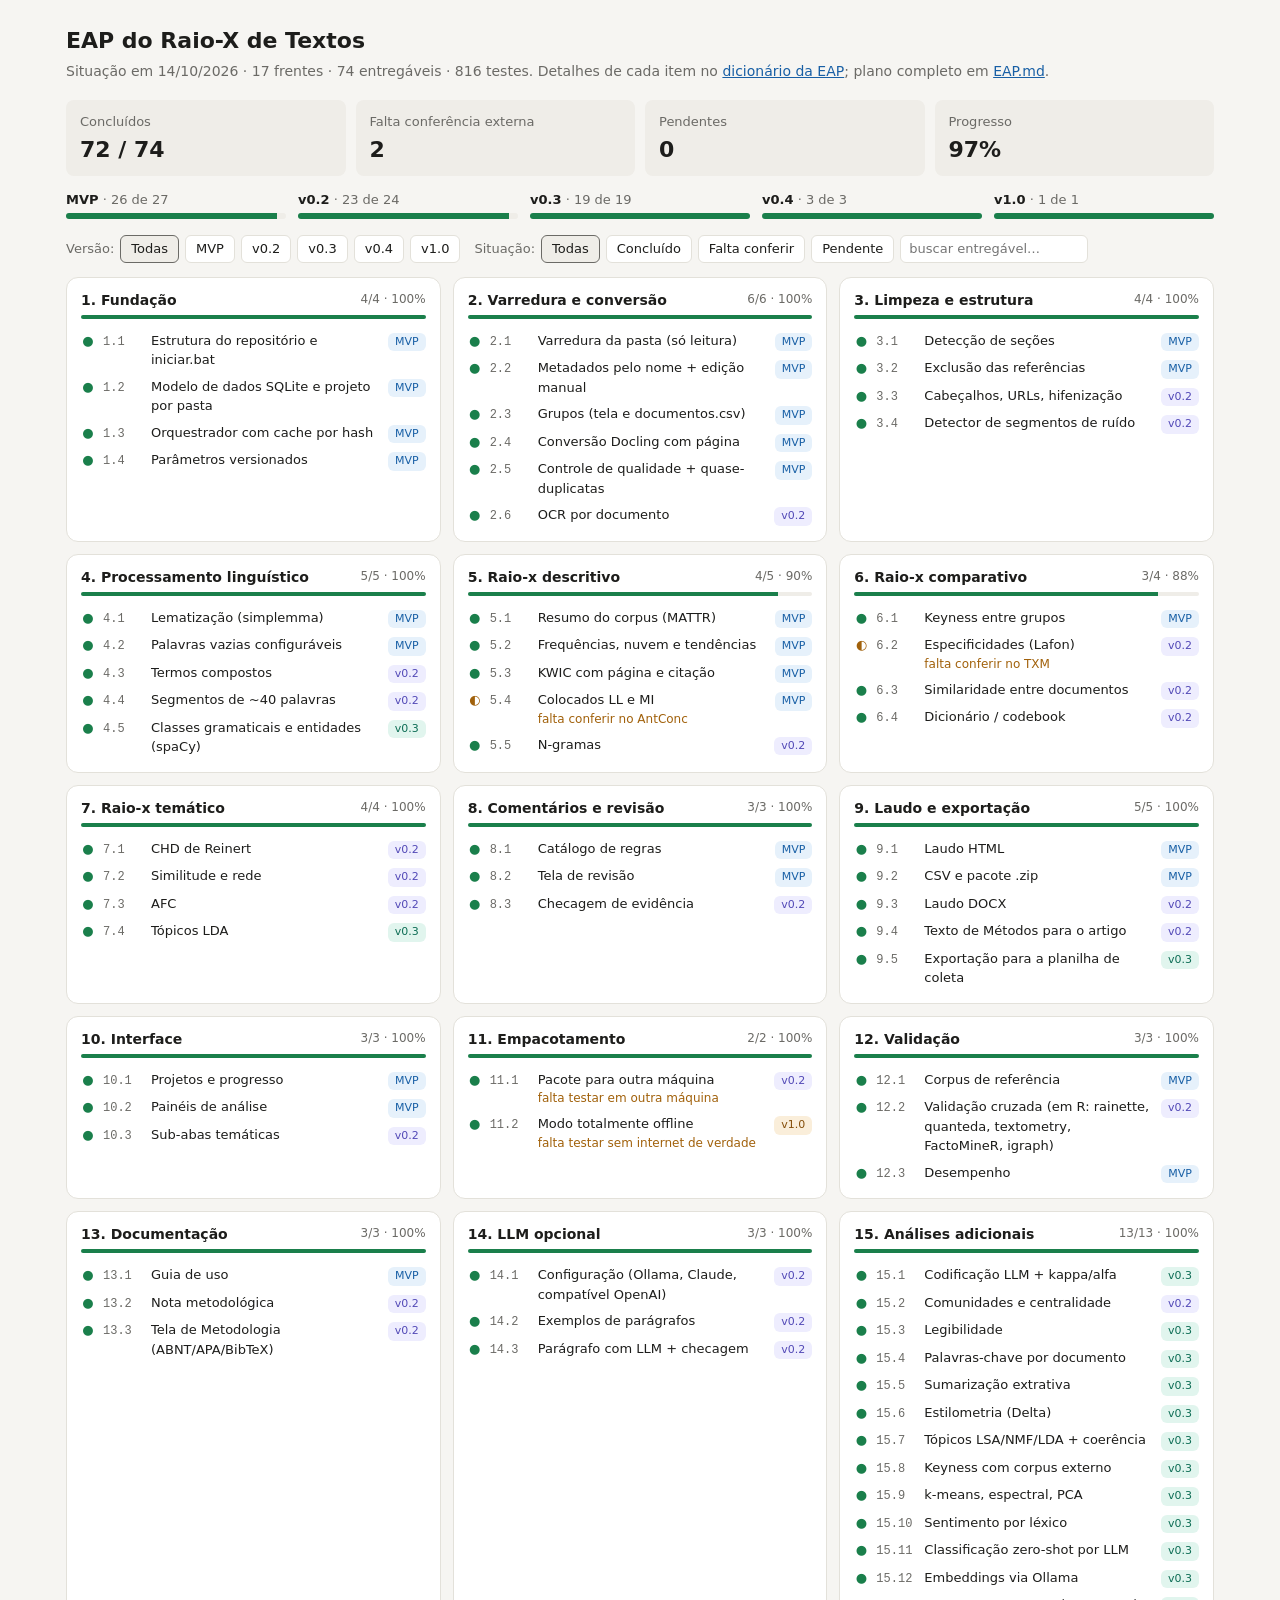
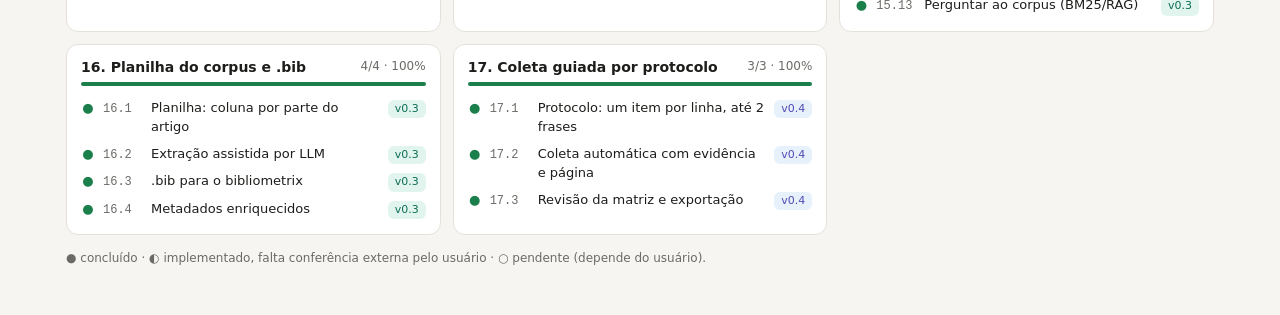
<file: docs/eap.html>
<!doctype html>
<html lang="pt-BR">
<head>
<meta charset="utf-8">
<meta name="viewport" content="width=device-width, initial-scale=1">
<title>EAP do Raio-X</title>
<style>
:root{--bg:#f6f5f2;--card:#fff;--ink:#1d1d1b;--mut:#6b6a66;--line:#e3e1da;--soft:#efede8;
--ok:#1a7f4b;--okbg:#e1f5ee;--warn:#a1610b;--warnbg:#faeeda;--plan:#8a8984;
--mvp:#185fa5;--mvpbg:#e6f1fb;--v2:#534ab7;--v2bg:#eeedfe;--v3:#0f6e56;--v3bg:#e1f5ee;--v1:#854f0b;--v1bg:#faeeda}
@media (prefers-color-scheme:dark){:root{--bg:#141516;--card:#1e1f21;--ink:#ebe9e4;--mut:#9a988f;--line:#323338;--soft:#26272a;
--ok:#5dcaa5;--okbg:#0f3328;--warn:#ef9f27;--warnbg:#3a2a10;--plan:#888780;
--mvp:#85b7eb;--mvpbg:#0c2a48;--v2:#afa9ec;--v2bg:#26215c;--v3:#5dcaa5;--v3bg:#0f3328;--v1:#ef9f27;--v1bg:#3a2a10}}
*{box-sizing:border-box}
body{margin:0;background:var(--bg);color:var(--ink);font:15px/1.5 system-ui,"Segoe UI",sans-serif}
main{max-width:1180px;margin:0 auto;padding:24px 16px 48px}
h1{font-size:22px;margin:0 0 4px;font-weight:600}
.sub{color:var(--mut);font-size:14px;margin:0 0 18px}
.kpis{display:grid;grid-template-columns:repeat(auto-fit,minmax(140px,1fr));gap:10px;margin:0 0 14px}
.kpi{background:var(--soft);border-radius:8px;padding:10px 14px}.kpi span{font-size:13px;color:var(--mut)}.kpi b{display:block;font-size:22px;font-weight:600}
.bar{height:6px;background:var(--soft);border-radius:3px;overflow:hidden}.bar i{display:block;height:100%;background:var(--ok)}
.rel{display:grid;grid-template-columns:repeat(auto-fit,minmax(160px,1fr));gap:12px;margin:0 0 16px;font-size:13px;color:var(--mut)}.rel b{color:var(--ink)}
.filtros{display:flex;flex-wrap:wrap;gap:6px;align-items:center;margin:0 0 14px;font-size:13px;color:var(--mut)}
.filtros button{font:inherit;font-size:13px;color:var(--ink);background:var(--card);border:1px solid var(--line);border-radius:6px;padding:3px 10px;cursor:pointer}
.filtros button.on{background:var(--soft);border-color:var(--mut)}
.filtros input{font:inherit;font-size:13px;color:var(--ink);background:var(--card);border:1px solid var(--line);border-radius:6px;padding:3px 8px;min-width:180px}
.grid{display:grid;grid-template-columns:repeat(auto-fit,minmax(320px,1fr));gap:12px}
.fr{background:var(--card);border:1px solid var(--line);border-radius:12px;padding:12px 14px}
.fr h2{font-size:14px;margin:0 0 4px;font-weight:600;display:flex;justify-content:space-between;gap:8px}.fr h2 span{font-weight:400;font-size:12px;color:var(--mut);white-space:nowrap}
.fr .bar{height:4px;margin:0 0 8px}
.it{display:flex;gap:8px;align-items:baseline;font-size:13px;padding:3px 0;border-top:1px solid transparent}
.it .st{width:14px;text-align:center}.s2{color:var(--ok)}.s1{color:var(--warn)}.s0{color:var(--plan)}
.it .id{font-family:ui-monospace,Consolas,monospace;font-size:12px;color:var(--mut);min-width:40px}
.it .nm{flex:1}.it .nota{display:block;font-size:12px;color:var(--warn)}
.pl{font-size:11px;padding:1px 7px;border-radius:6px;white-space:nowrap}
.MVP{background:var(--mvpbg);color:var(--mvp)}.v02{background:var(--v2bg);color:var(--v2)}.v03{background:var(--v3bg);color:var(--v3)}.v10{background:var(--v1bg);color:var(--v1)}.v04{background:var(--mvpbg);color:var(--v2)}
.leg{font-size:12px;color:var(--mut);margin:14px 0 0}
a{color:var(--mvp)}
@media print{.filtros{display:none}.fr{break-inside:avoid}}
</style>
</head>
<body>
<main>
<h1>EAP do Raio-X de Textos</h1>
<p class="sub">Situação em 14/10/2026 · 17 frentes · 74 entregáveis · 816 testes. Detalhes de cada item no <a href="dicionario_eap.md">dicionário da EAP</a>; plano completo em <a href="../EAP.md">EAP.md</a>.</p>
<div class="kpis">
<div class="kpi"><span>Concluídos</span><b id="k-ok"></b></div>
<div class="kpi"><span>Falta conferência externa</span><b id="k-par"></b></div>
<div class="kpi"><span>Pendentes</span><b id="k-pen"></b></div>
<div class="kpi"><span>Progresso</span><b id="k-pct"></b></div>
</div>
<div class="rel" id="rel"></div>
<div class="filtros">
<span>Versão:</span><button data-f="r" data-v="all" class="on">Todas</button><button data-f="r" data-v="MVP">MVP</button><button data-f="r" data-v="v0.2">v0.2</button><button data-f="r" data-v="v0.3">v0.3</button><button data-f="r" data-v="v0.4">v0.4</button><button data-f="r" data-v="v1.0">v1.0</button>
<span style="margin-left:8px">Situação:</span><button data-f="s" data-v="all" class="on">Todas</button><button data-f="s" data-v="2">Concluído</button><button data-f="s" data-v="1">Falta conferir</button><button data-f="s" data-v="0">Pendente</button>
<input id="busca" type="search" placeholder="buscar entregável…" aria-label="Buscar entregável">
</div>
<div class="grid" id="grid"></div>
<p class="leg">● concluído · ◐ implementado, falta conferência externa pelo usuário · ○ pendente (depende do usuário).</p>
</main>
<script>
const D=[
["1. Fundação",[["1.1","Estrutura do repositório e iniciar.bat","MVP",2],["1.2","Modelo de dados SQLite e projeto por pasta","MVP",2],["1.3","Orquestrador com cache por hash","MVP",2],["1.4","Parâmetros versionados","MVP",2]]],
["2. Varredura e conversão",[["2.1","Varredura da pasta (só leitura)","MVP",2],["2.2","Metadados pelo nome + edição manual","MVP",2],["2.3","Grupos (tela e documentos.csv)","MVP",2],["2.4","Conversão Docling com página","MVP",2],["2.5","Controle de qualidade + quase-duplicatas","MVP",2],["2.6","OCR por documento","v0.2",2]]],
["3. Limpeza e estrutura",[["3.1","Detecção de seções","MVP",2],["3.2","Exclusão das referências","MVP",2],["3.3","Cabeçalhos, URLs, hifenização","v0.2",2],["3.4","Detector de segmentos de ruído","v0.2",2]]],
["4. Processamento linguístico",[["4.1","Lematização (simplemma)","MVP",2],["4.2","Palavras vazias configuráveis","MVP",2],["4.3","Termos compostos","v0.2",2],["4.4","Segmentos de ~40 palavras","v0.2",2],["4.5","Classes gramaticais e entidades (spaCy)","v0.3",2]]],
["5. Raio-x descritivo",[["5.1","Resumo do corpus (MATTR)","MVP",2],["5.2","Frequências, nuvem e tendências","MVP",2],["5.3","KWIC com página e citação","MVP",2],["5.4","Colocados LL e MI","MVP",1,"falta conferir no AntConc"],["5.5","N-gramas","v0.2",2]]],
["6. Raio-x comparativo",[["6.1","Keyness entre grupos","MVP",2],["6.2","Especificidades (Lafon)","v0.2",1,"falta conferir no TXM"],["6.3","Similaridade entre documentos","v0.2",2],["6.4","Dicionário / codebook","v0.2",2]]],
["7. Raio-x temático",[["7.1","CHD de Reinert","v0.2",2],["7.2","Similitude e rede","v0.2",2],["7.3","AFC","v0.2",2],["7.4","Tópicos LDA","v0.3",2]]],
["8. Comentários e revisão",[["8.1","Catálogo de regras","MVP",2],["8.2","Tela de revisão","MVP",2],["8.3","Checagem de evidência","v0.2",2]]],
["9. Laudo e exportação",[["9.1","Laudo HTML","MVP",2],["9.2","CSV e pacote .zip","MVP",2],["9.3","Laudo DOCX","v0.2",2],["9.4","Texto de Métodos para o artigo","v0.2",2],["9.5","Exportação para a planilha de coleta","v0.3",2]]],
["10. Interface",[["10.1","Projetos e progresso","MVP",2],["10.2","Painéis de análise","MVP",2],["10.3","Sub-abas temáticas","v0.2",2]]],
["11. Empacotamento",[["11.1","Pacote para outra máquina","v0.2",2,"falta testar em outra máquina"],["11.2","Modo totalmente offline","v1.0",2,"falta testar sem internet de verdade"]]],
["12. Validação",[["12.1","Corpus de referência","MVP",2],["12.2","Validação cruzada (em R: rainette, quanteda, textometry, FactoMineR, igraph)","v0.2",2],["12.3","Desempenho","MVP",2]]],
["13. Documentação",[["13.1","Guia de uso","MVP",2],["13.2","Nota metodológica","v0.2",2],["13.3","Tela de Metodologia (ABNT/APA/BibTeX)","v0.2",2]]],
["14. LLM opcional",[["14.1","Configuração (Ollama, Claude, compatível OpenAI)","v0.2",2],["14.2","Exemplos de parágrafos","v0.2",2],["14.3","Parágrafo com LLM + checagem","v0.2",2]]],
["15. Análises adicionais",[["15.1","Codificação LLM + kappa/alfa","v0.3",2],["15.2","Comunidades e centralidade","v0.2",2],["15.3","Legibilidade","v0.3",2],["15.4","Palavras-chave por documento","v0.3",2],["15.5","Sumarização extrativa","v0.3",2],["15.6","Estilometria (Delta)","v0.3",2],["15.7","Tópicos LSA/NMF/LDA + coerência","v0.3",2],["15.8","Keyness com corpus externo","v0.3",2],["15.9","k-means, espectral, PCA","v0.3",2],["15.10","Sentimento por léxico","v0.3",2],["15.11","Classificação zero-shot por LLM","v0.3",2],["15.12","Embeddings via Ollama","v0.3",2],["15.13","Perguntar ao corpus (BM25/RAG)","v0.3",2]]],
["16. Planilha do corpus e .bib",[["16.1","Planilha: coluna por parte do artigo","v0.3",2],["16.2","Extração assistida por LLM","v0.3",2],["16.3",".bib para o bibliometrix","v0.3",2],["16.4","Metadados enriquecidos","v0.3",2]]],
["17. Coleta guiada por protocolo",[["17.1","Protocolo: um item por linha, até 2 frases","v0.4",2],["17.2","Coleta automática com evidência e página","v0.4",2],["17.3","Revisão da matriz e exportação","v0.4",2]]]
];
const sym=["○","◐","●"], cls=r=>r.replace(".","");
let fr="all", fs="all", q="";
const all=D.flatMap(f=>f[1]);
const ok=all.filter(x=>x[3]===2).length, par=all.filter(x=>x[3]===1).length, pen=all.filter(x=>x[3]===0).length;
document.getElementById("k-ok").textContent=`${ok} / ${all.length}`;
document.getElementById("k-par").textContent=par;
document.getElementById("k-pen").textContent=pen;
document.getElementById("k-pct").textContent=Math.round(ok/all.length*100)+"%";
document.getElementById("rel").innerHTML=["MVP","v0.2","v0.3","v0.4","v1.0"].map(r=>{const it=all.filter(x=>x[2]===r),d=it.filter(x=>x[3]===2).length;return `<div><b>${r}</b> · ${d} de ${it.length}<div class="bar" style="margin-top:4px"><i style="width:${Math.round(d/it.length*100)}%"></i></div></div>`}).join("");
function esc(s){return s.replace(/[&<>"]/g,c=>({"&":"&amp;","<":"&lt;",">":"&gt;",'"':"&quot;"}[c]))}
function render(){
  document.getElementById("grid").innerHTML=D.map(([t,its])=>{
    const vis=its.filter(x=>(fr==="all"||x[2]===fr)&&(fs==="all"||String(x[3])===fs)&&(!q||(x[0]+" "+x[1]+" "+(x[4]||"")).toLowerCase().includes(q)));
    if(!vis.length) return "";
    const d=its.filter(x=>x[3]===2).length, h=its.filter(x=>x[3]===1).length, pct=Math.round((d+h/2)/its.length*100);
    return `<section class="fr"><h2>${esc(t)}<span>${d}/${its.length} · ${pct}%</span></h2><div class="bar"><i style="width:${pct}%"></i></div>`+
      vis.map(([id,n,r,s,nota])=>`<div class="it"><span class="st s${s}">${sym[s]}</span><span class="id">${id}</span><span class="nm">${esc(n)}${nota?`<span class="nota">${esc(nota)}</span>`:""}</span><span class="pl ${cls(r)}">${r}</span></div>`).join("")+`</section>`;
  }).join("") || `<p class="sub">Nenhum entregável com esses filtros.</p>`;
}
document.querySelectorAll(".filtros button").forEach(b=>b.onclick=()=>{const f=b.dataset.f;document.querySelectorAll(`.filtros button[data-f="${f}"]`).forEach(x=>x.classList.toggle("on",x===b));if(f==="r")fr=b.dataset.v;else fs=b.dataset.v;render()});
document.getElementById("busca").oninput=e=>{q=e.target.value.trim().toLowerCase();render()};
render();
</script>
</body>
</html>
</file>
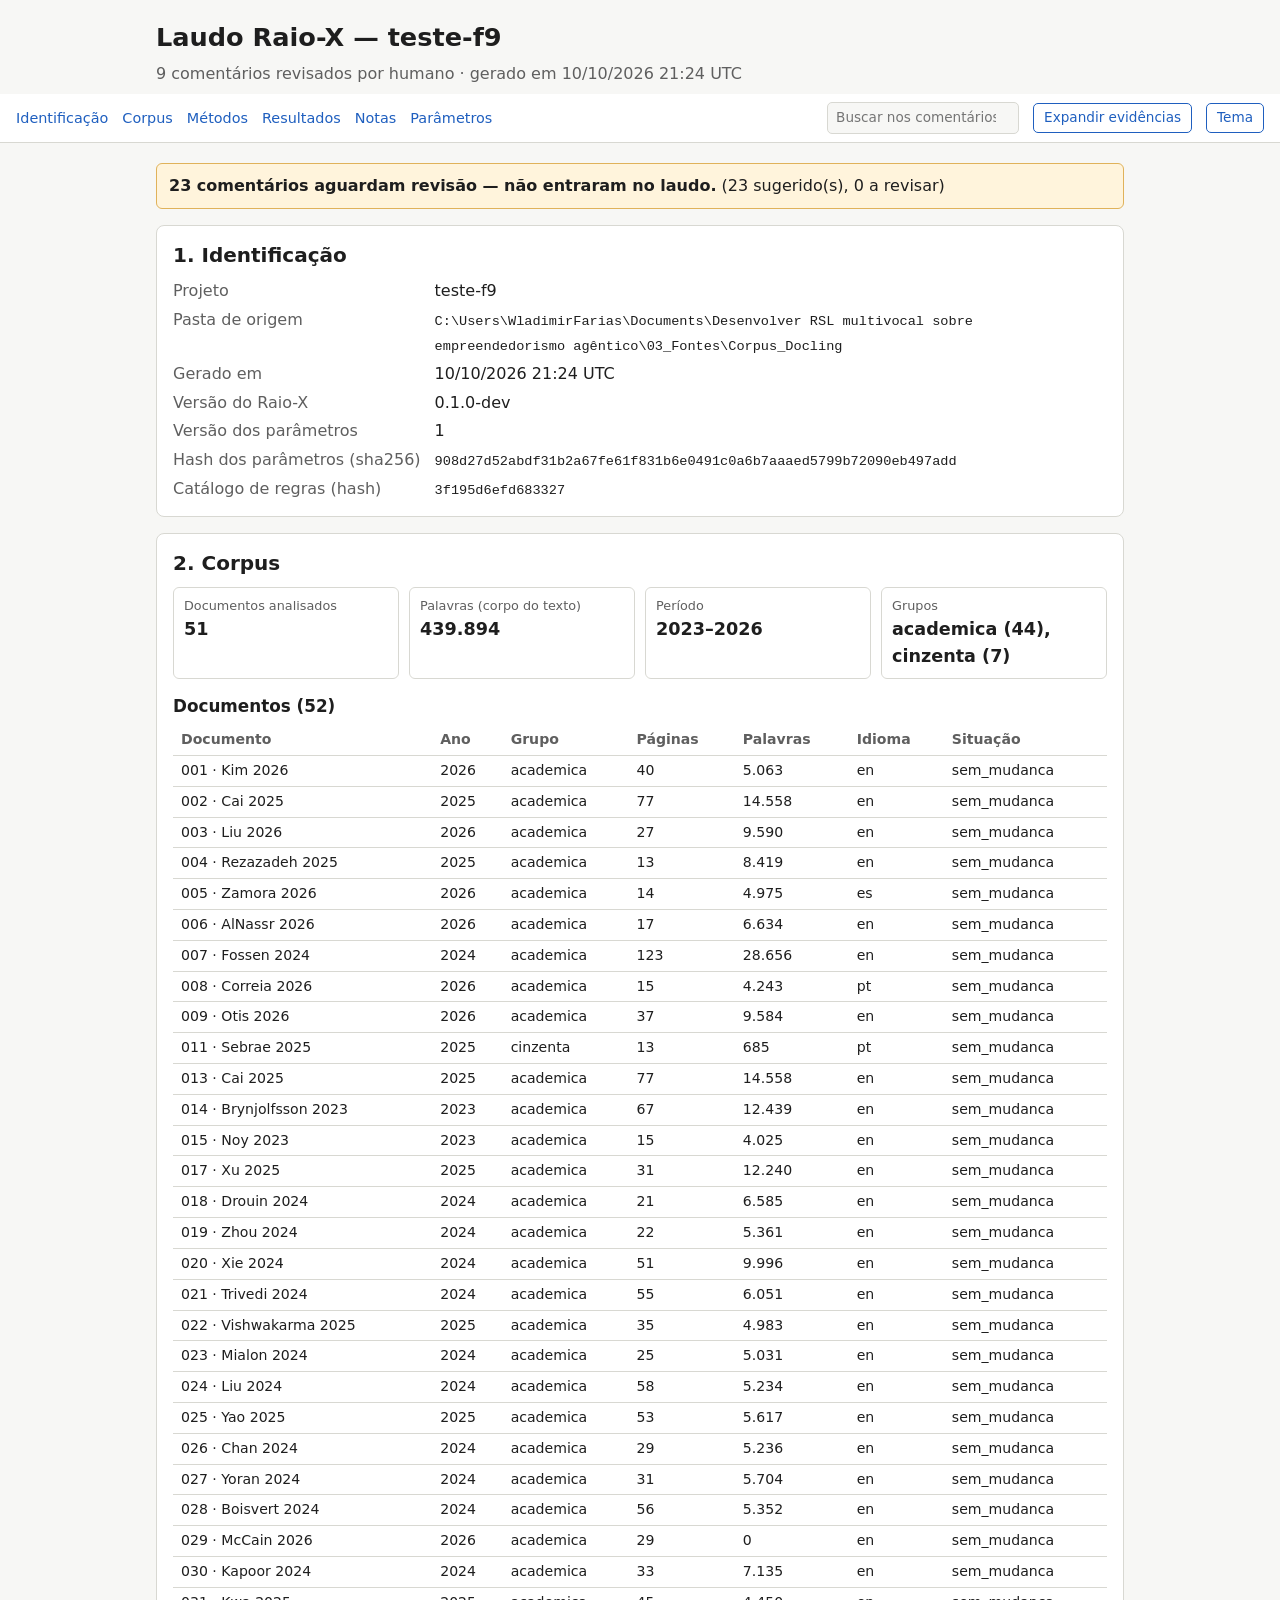
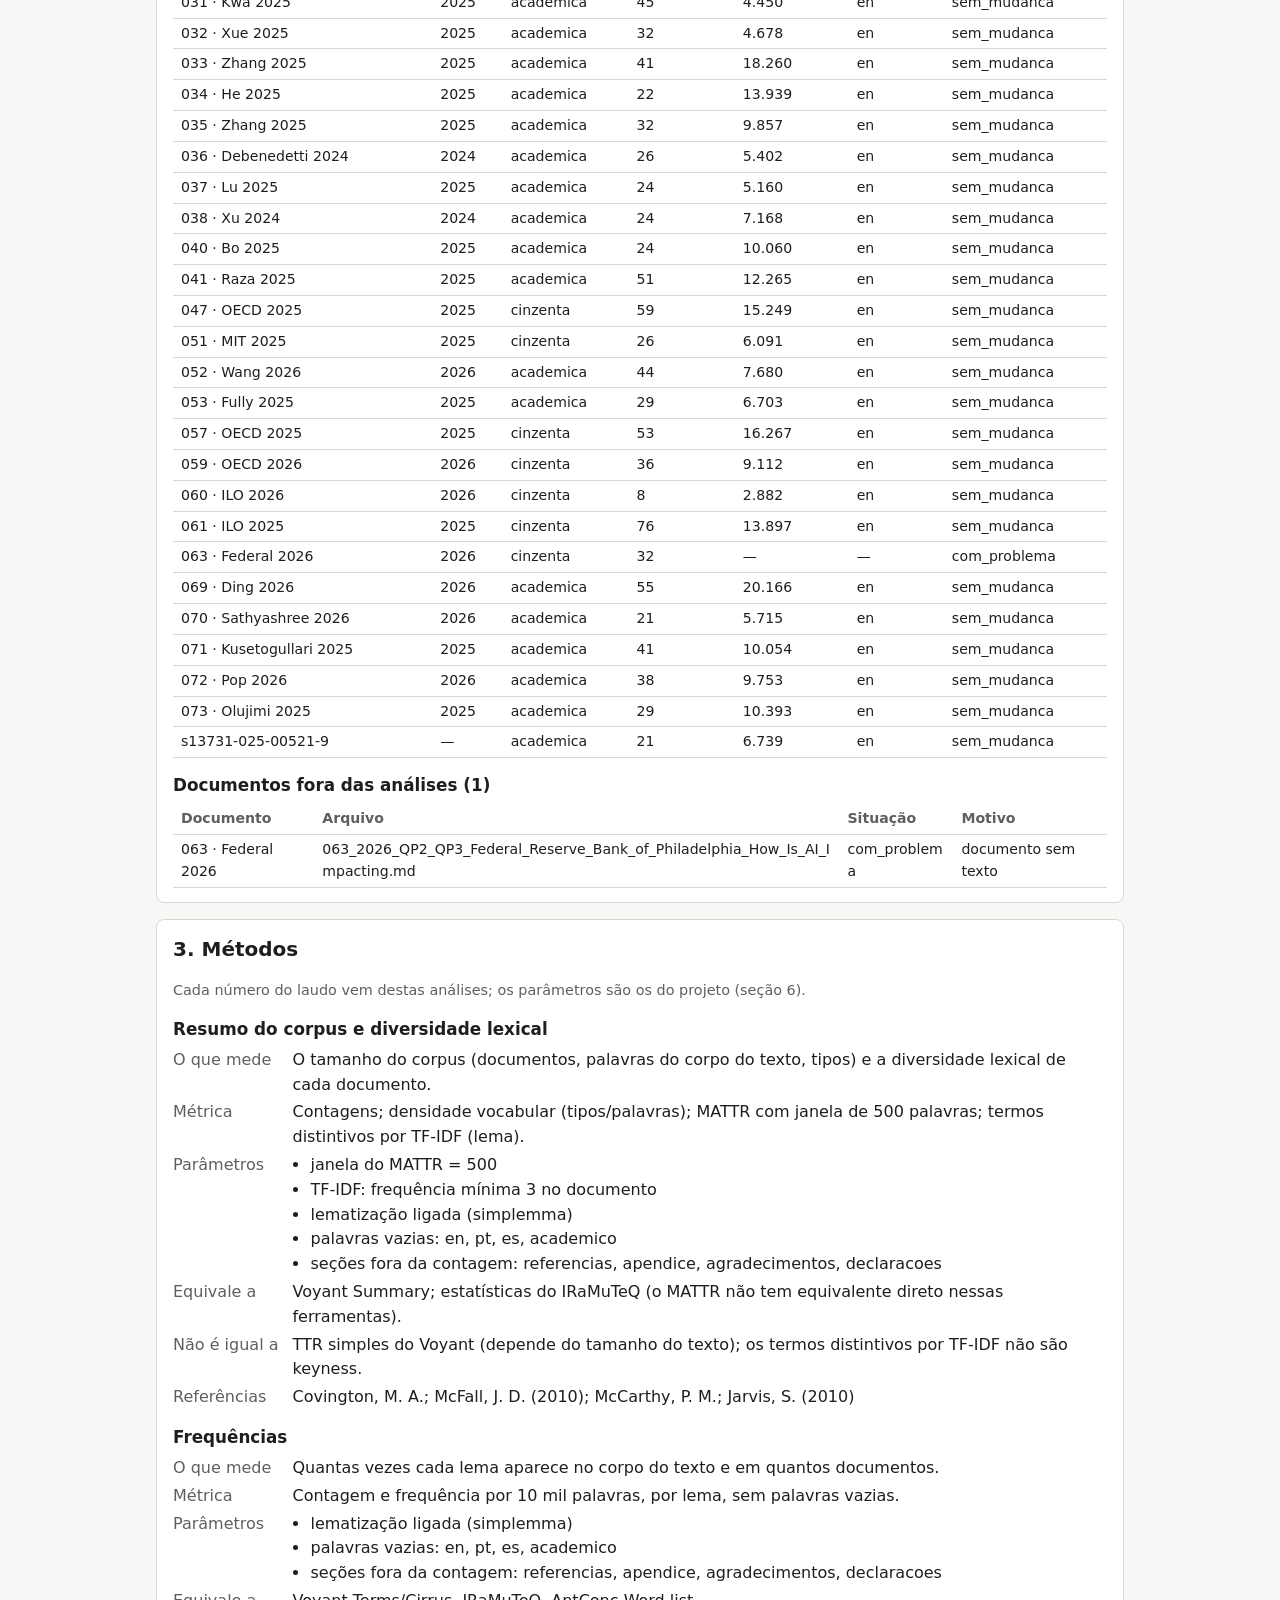
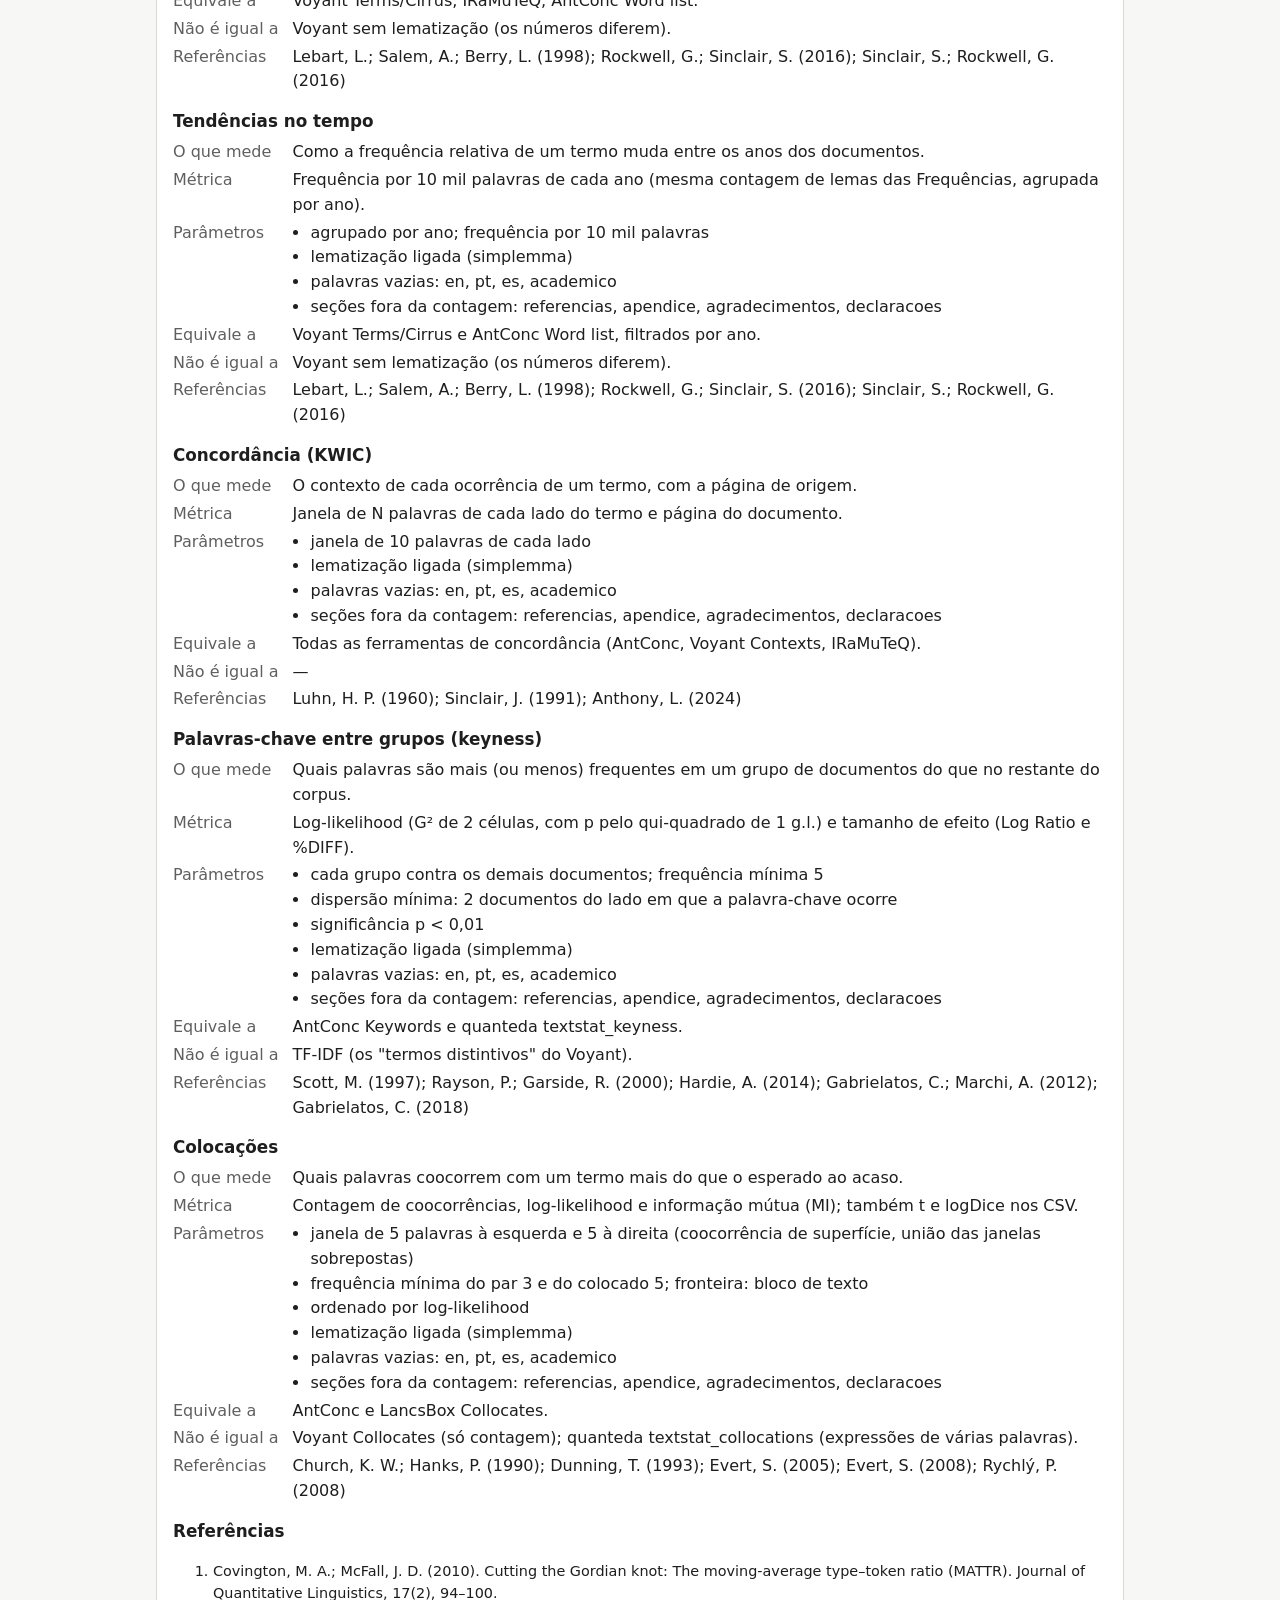
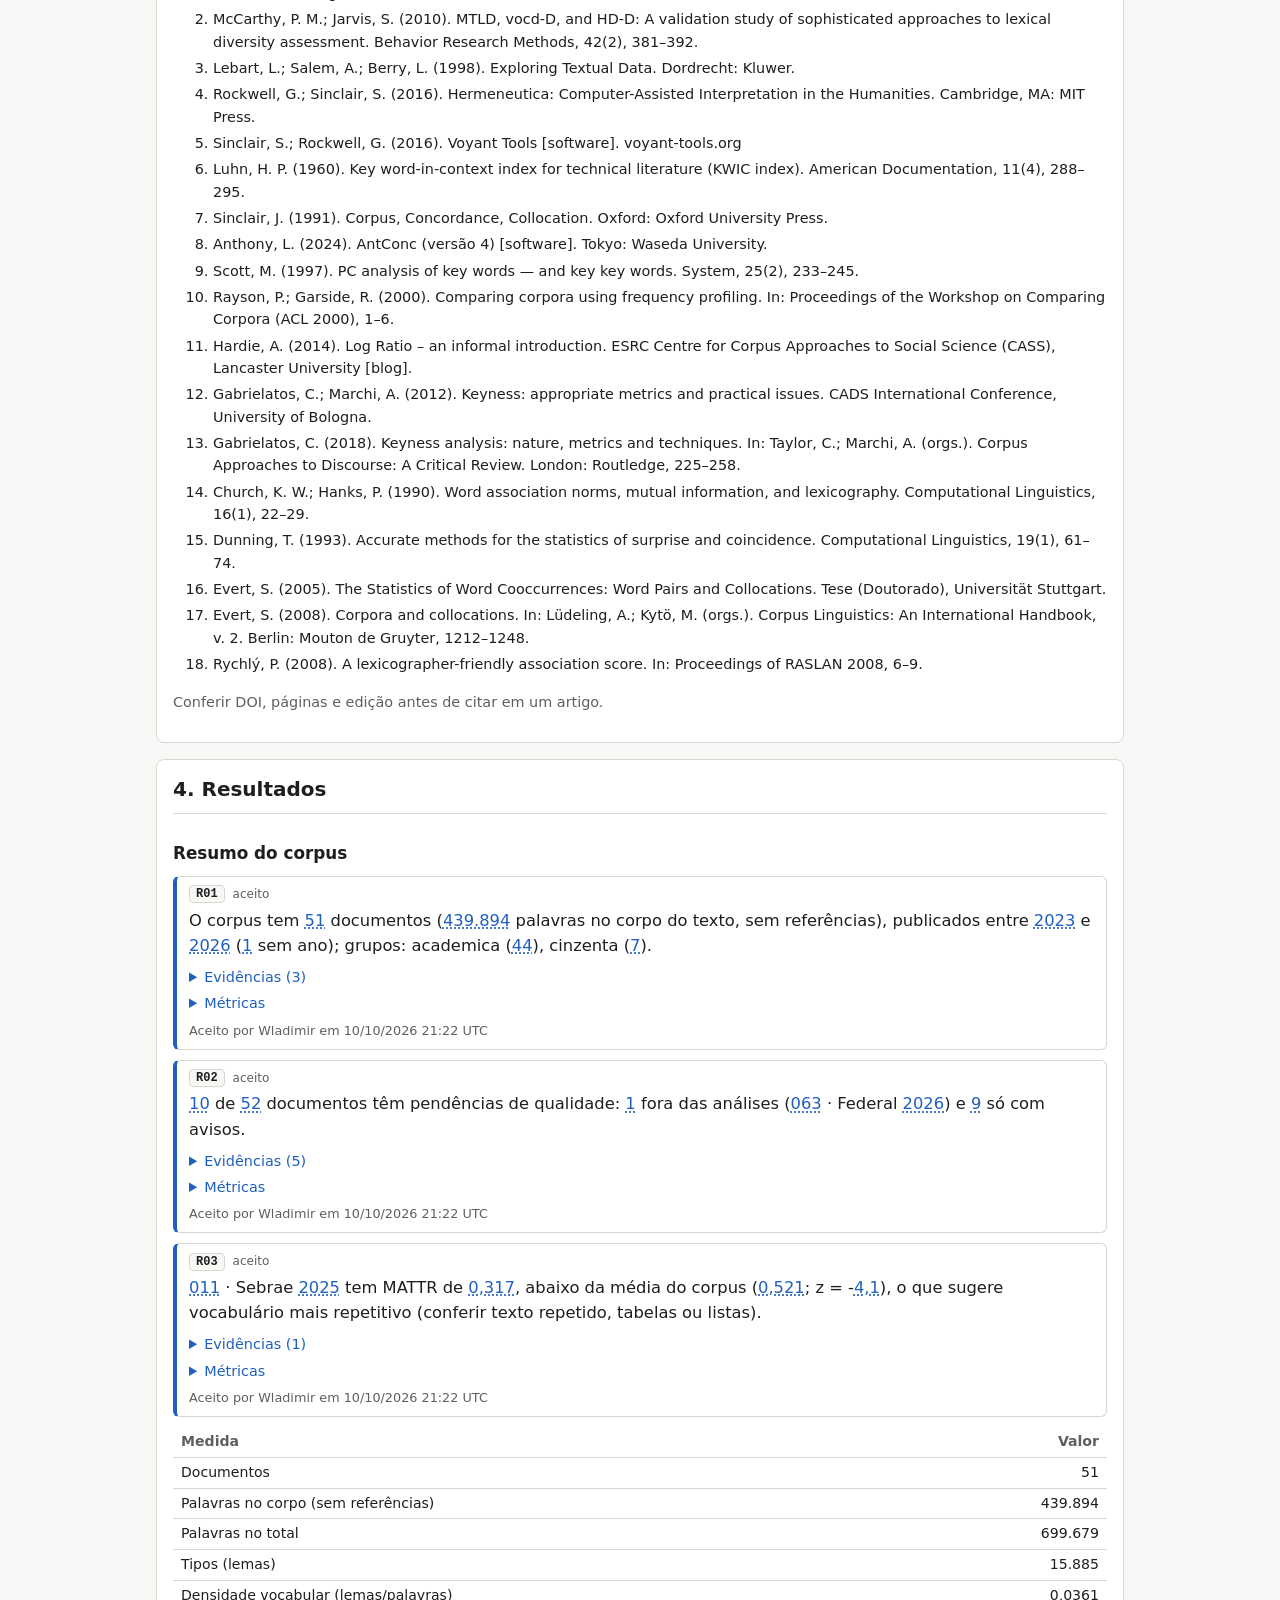
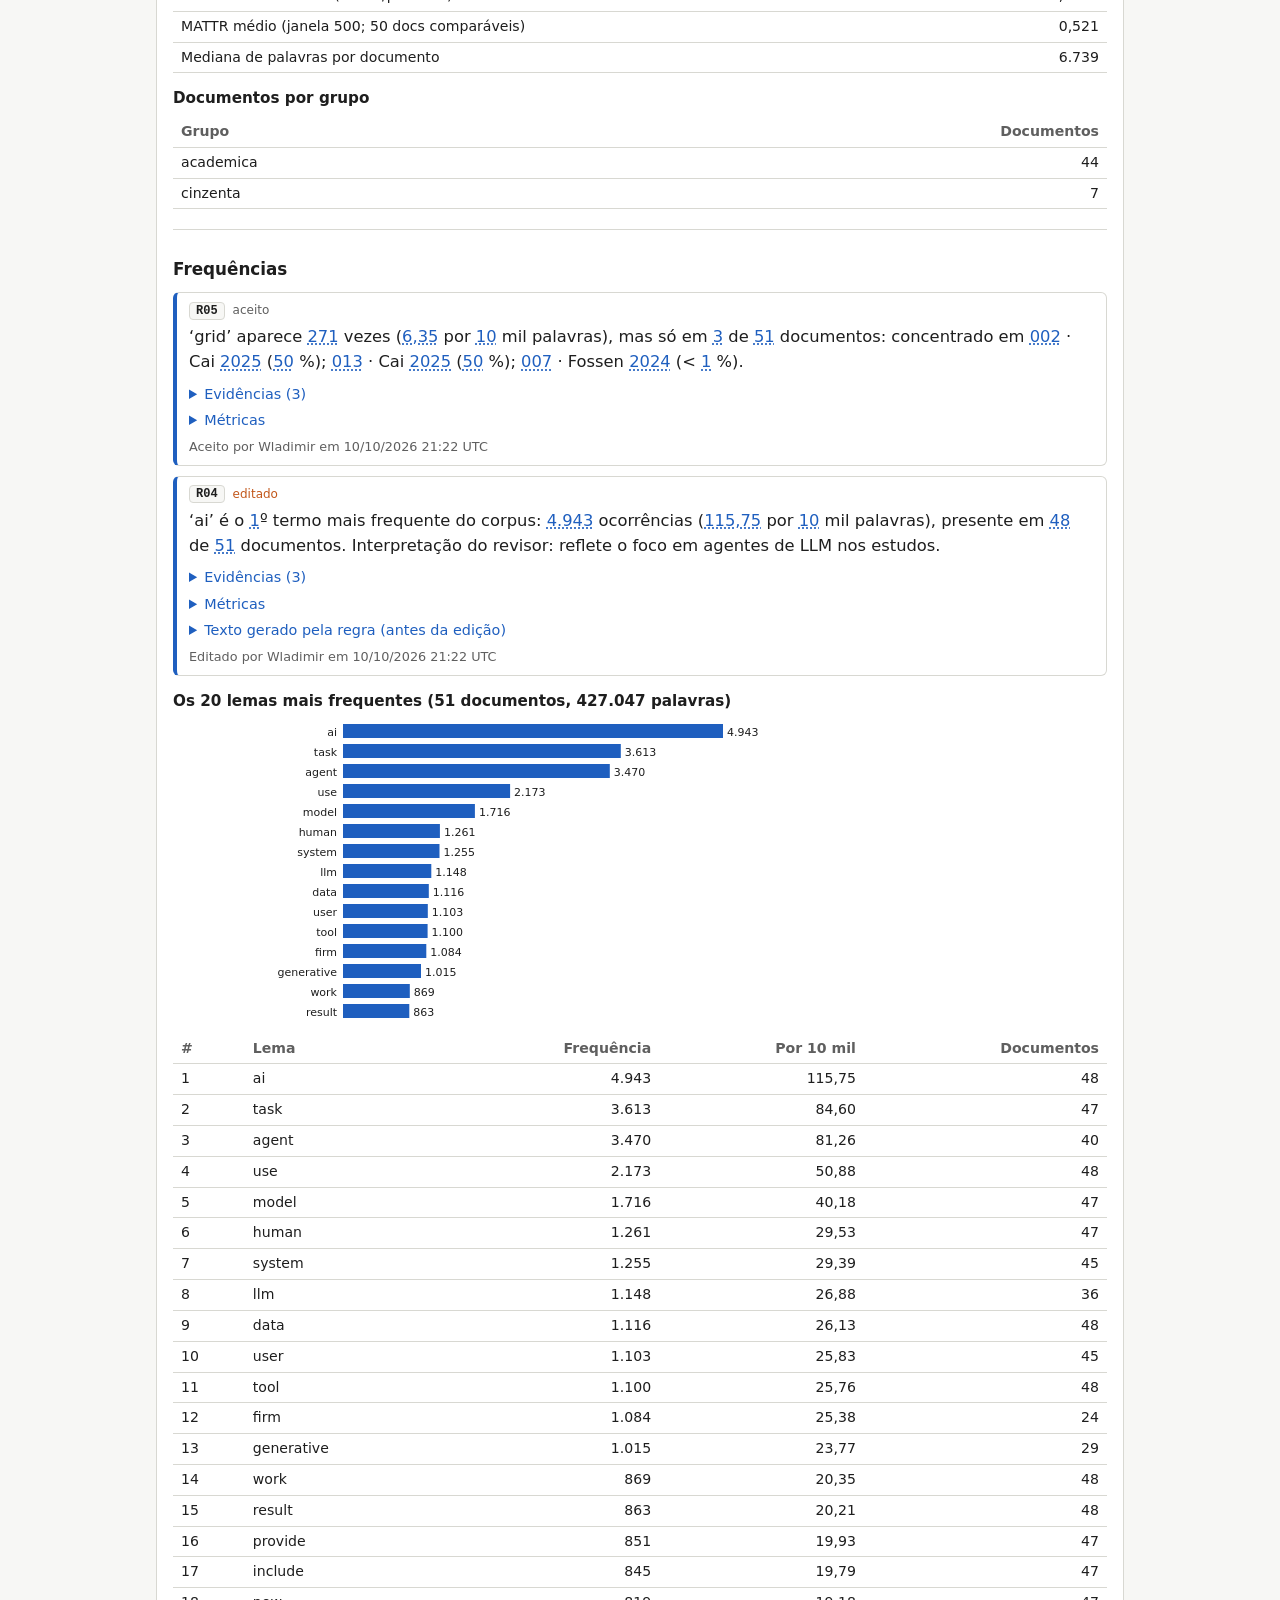
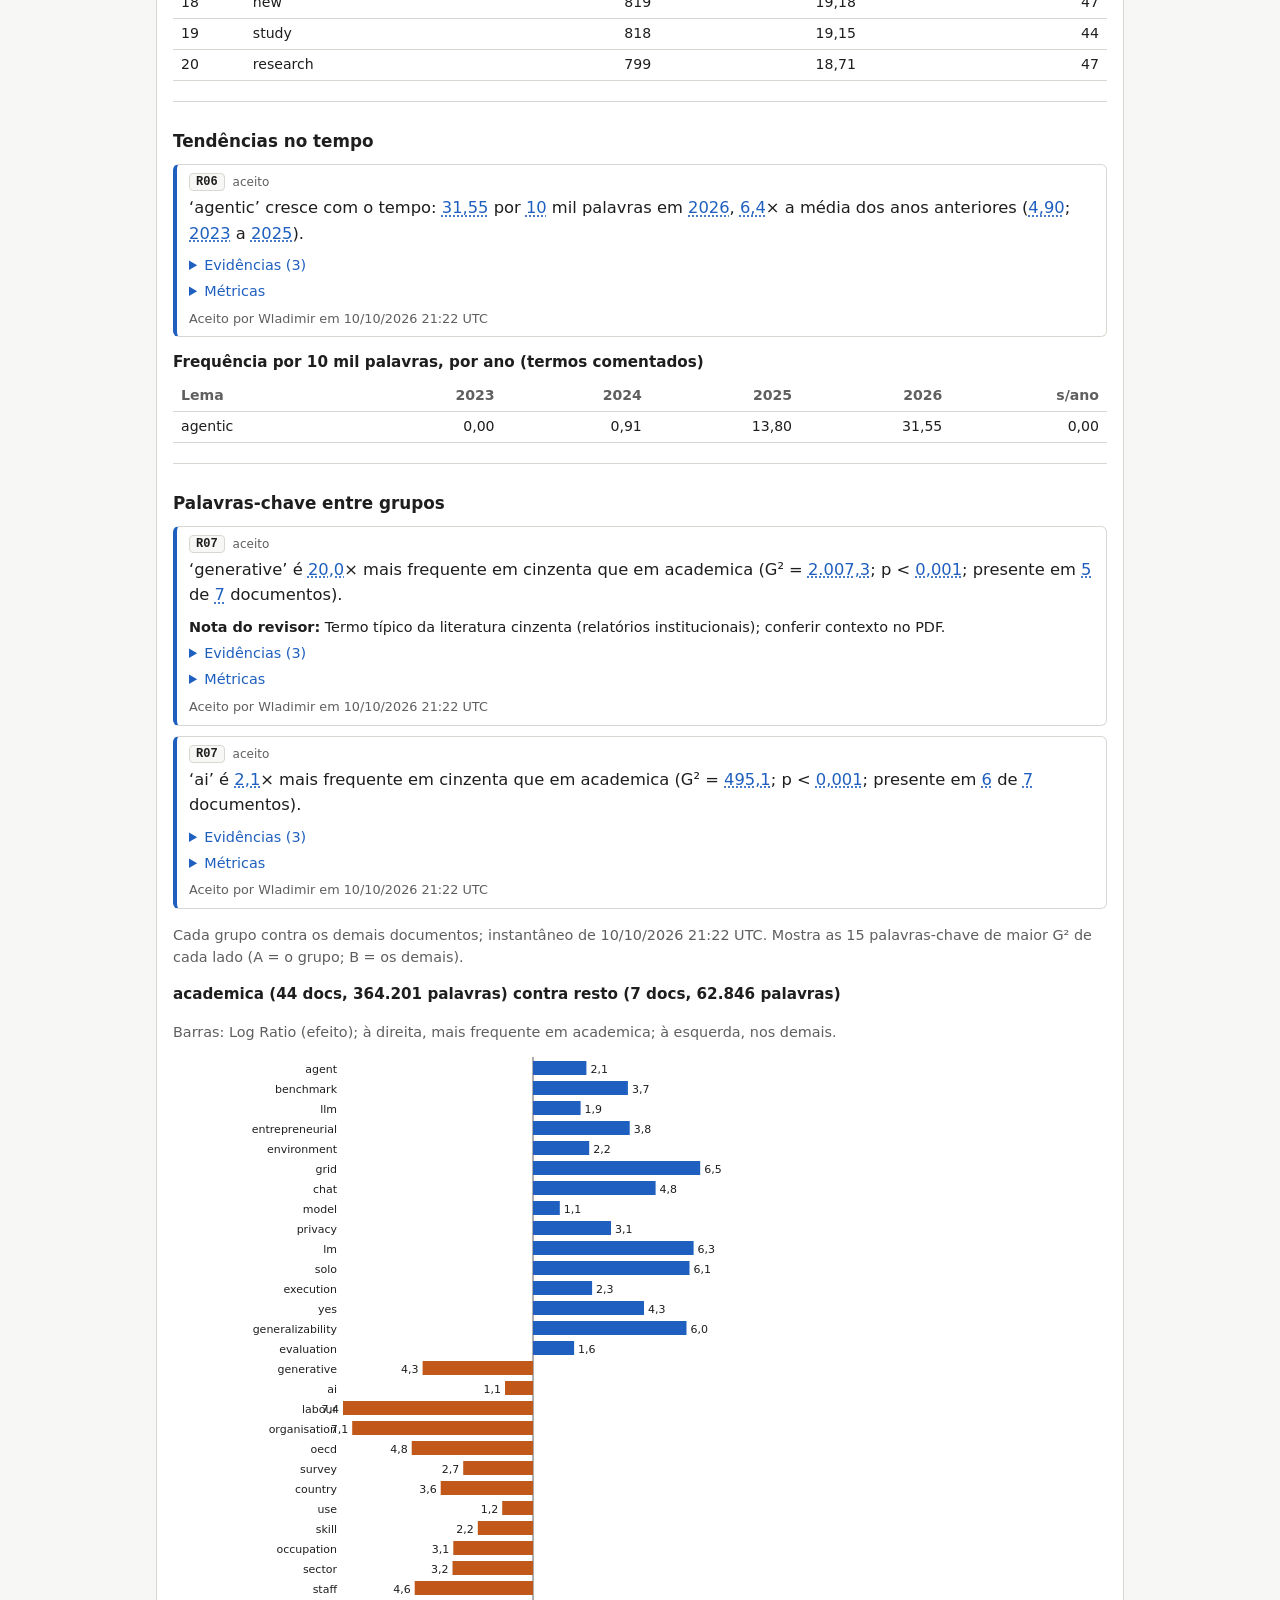
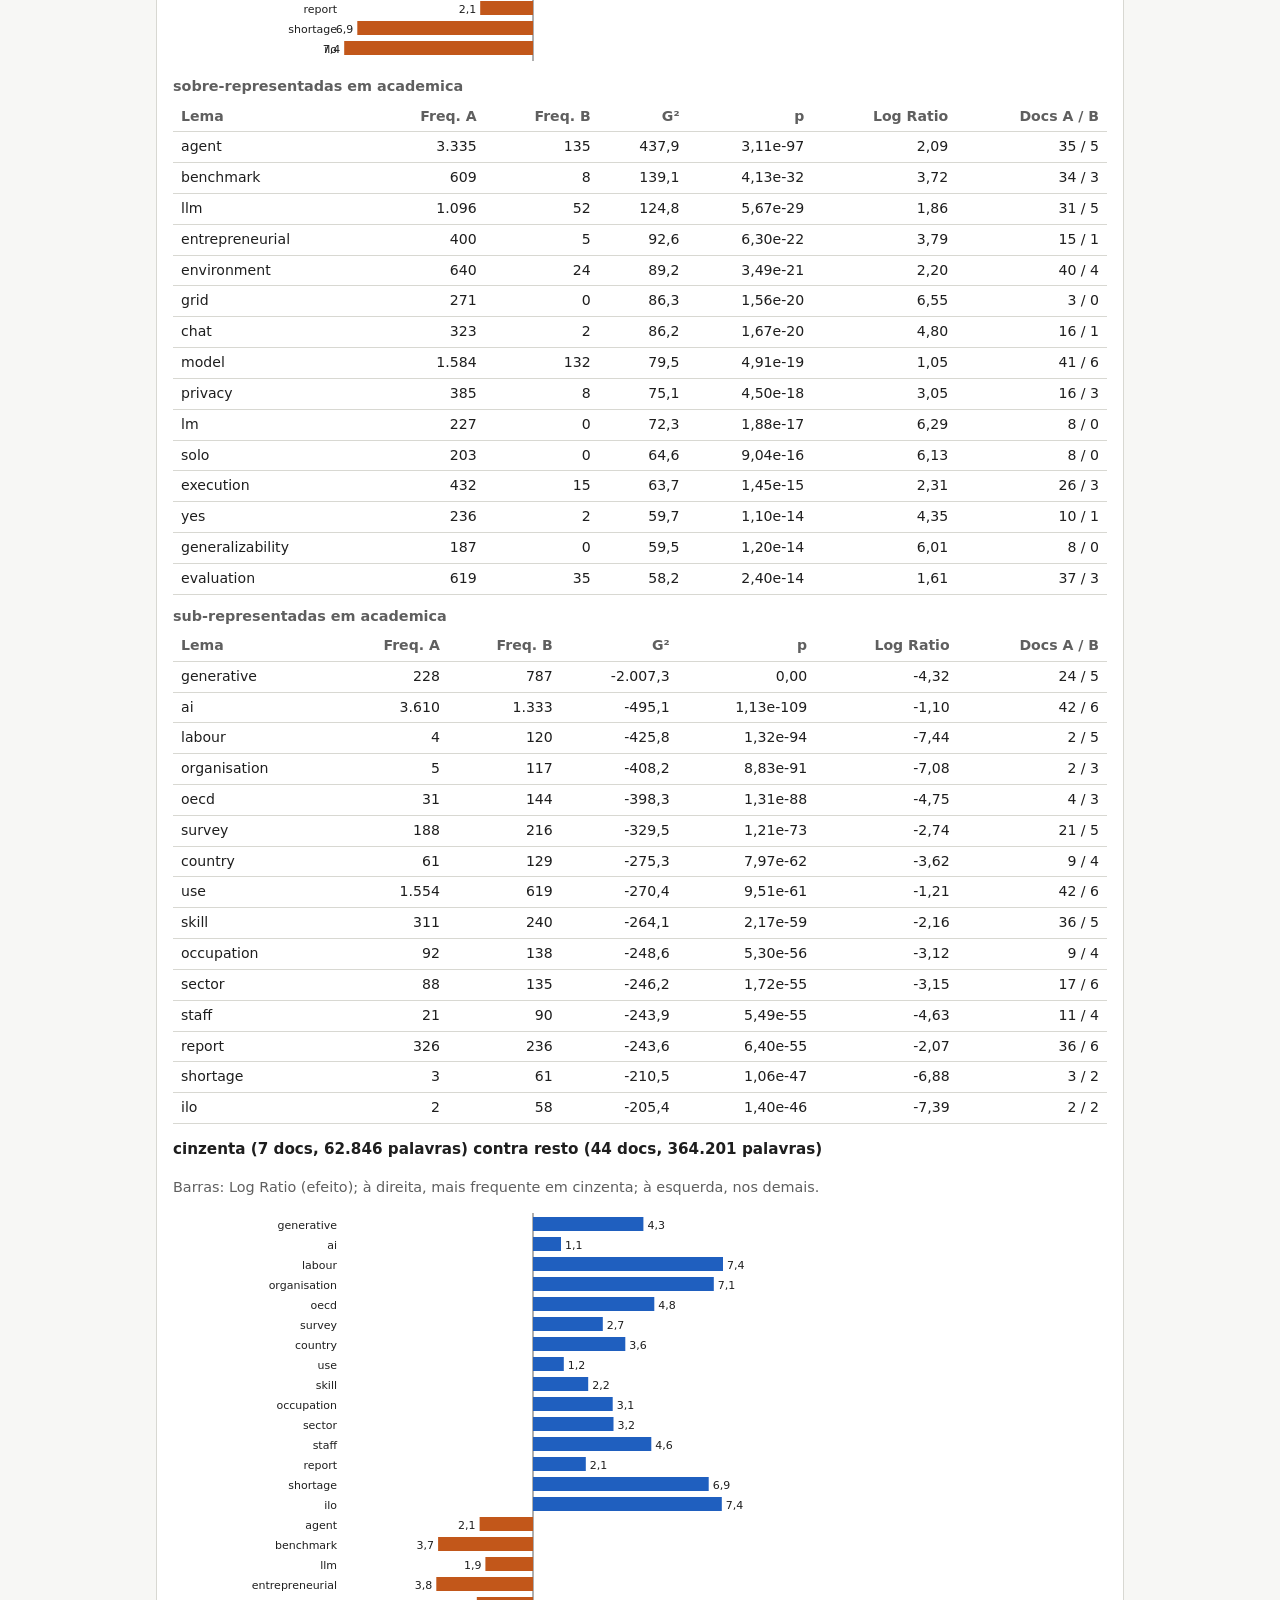
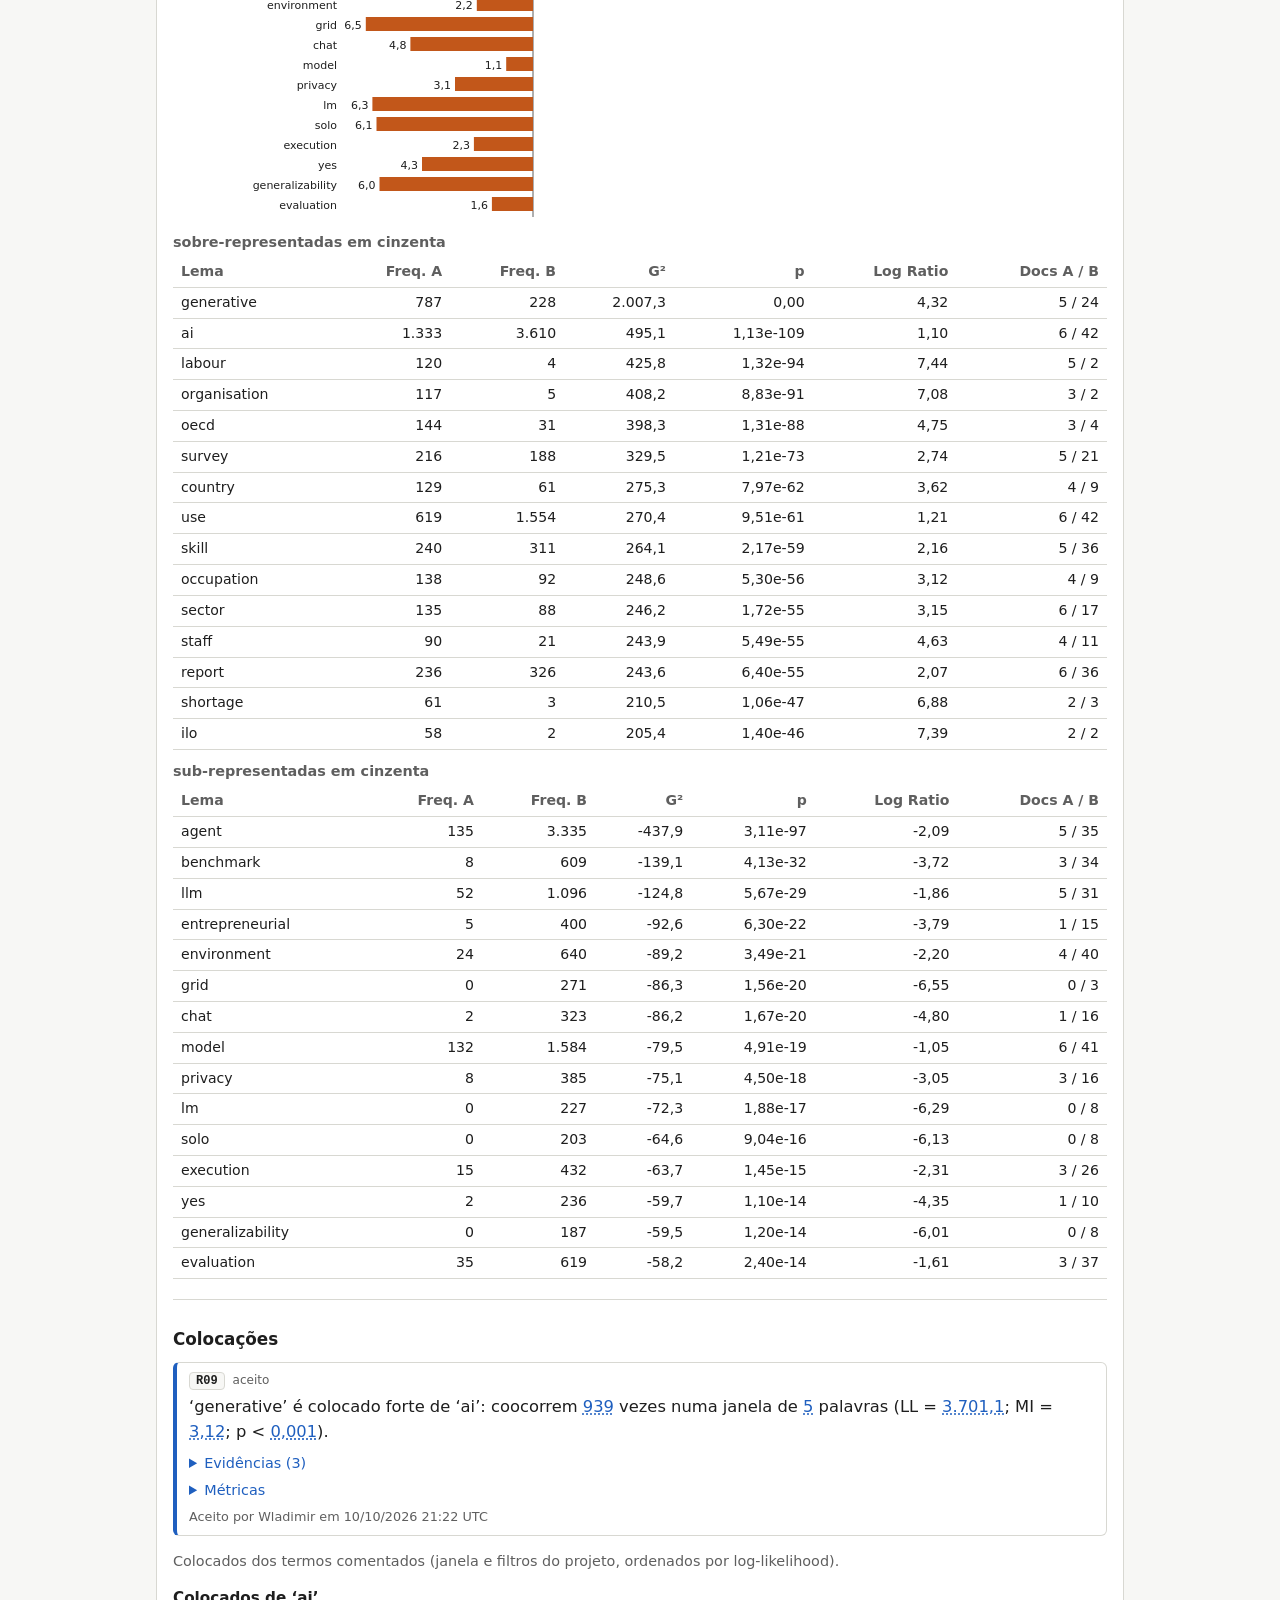
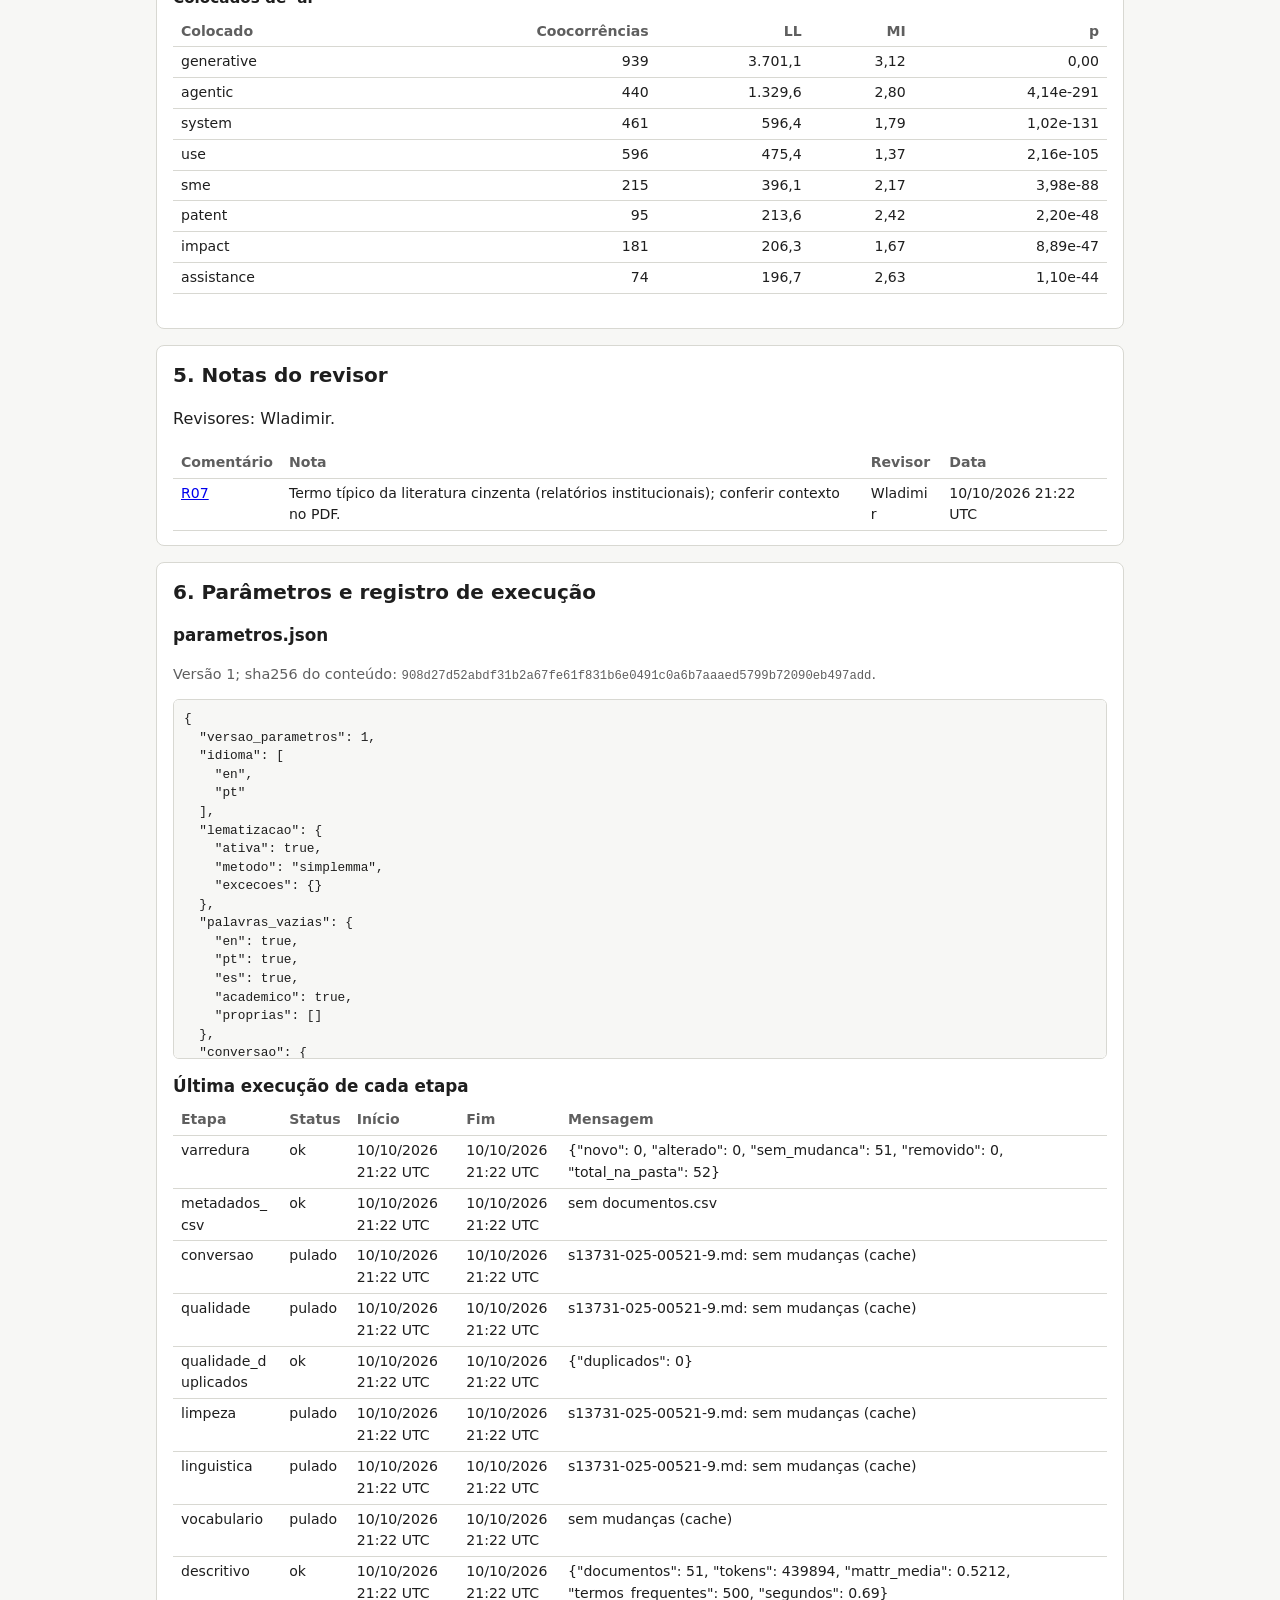
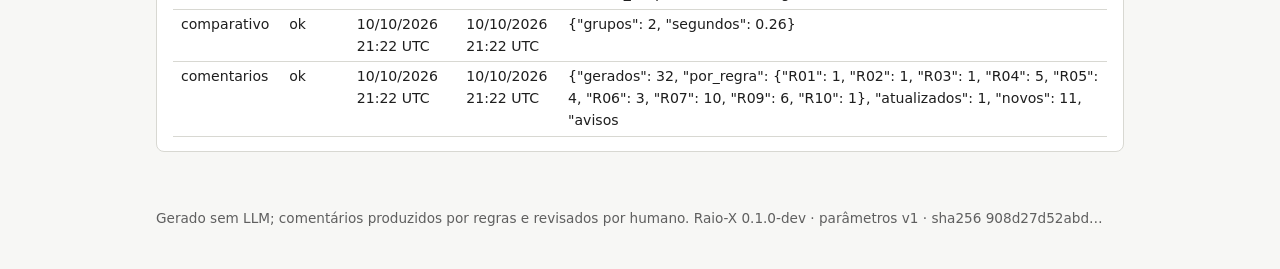
<file: docs/exemplo_laudo_mlr.html>
<!doctype html>
<html lang="pt-BR"><head><meta charset="utf-8"><meta name="viewport" content="width=device-width, initial-scale=1"><title>Laudo Raio-X — teste-f9</title><style>
:root{--fundo:#f7f7f5;--painel:#fff;--texto:#1e1e1e;--suave:#5f5f5f;--borda:#d8d8d2;--destaque:#1f5fbf;--a:#1f5fbf;--b:#c2571a;--marca:#fff2a8;--aviso-f:#fff4dc;--aviso-b:#e0b25a;--ok-f:#e6f4ea;--ok-b:#7bbf8e}
@media (prefers-color-scheme:dark){:root:not([data-tema=claro]){--fundo:#16181b;--painel:#1e2126;--texto:#e6e6e6;--suave:#a0a0a0;--borda:#33373d;--destaque:#6ea8fe;--a:#6ea8fe;--b:#f0a060;--marca:#5c4d00;--aviso-f:#33290f;--aviso-b:#8a6d2a;--ok-f:#14301c;--ok-b:#2f7a45}}
:root[data-tema=escuro]{--fundo:#16181b;--painel:#1e2126;--texto:#e6e6e6;--suave:#a0a0a0;--borda:#33373d;--destaque:#6ea8fe;--a:#6ea8fe;--b:#f0a060;--marca:#5c4d00;--aviso-f:#33290f;--aviso-b:#8a6d2a;--ok-f:#14301c;--ok-b:#2f7a45}
*{box-sizing:border-box}
html{scroll-behavior:smooth}
body{margin:0;font:16px/1.55 system-ui,"Segoe UI",Roboto,sans-serif;background:var(--fundo);color:var(--texto);overflow-wrap:anywhere}
header.topo{padding:18px 16px 8px;max-width:1000px;margin:0 auto}
header.topo h1{margin:0 0 4px;font-size:1.6rem}
.sub{color:var(--suave);margin:0}
nav.sumario{position:sticky;top:0;z-index:5;background:var(--painel);border-bottom:1px solid var(--borda);padding:8px 16px;display:flex;flex-wrap:wrap;gap:6px 14px;align-items:center;font-size:.9rem}
nav.sumario a{color:var(--destaque);text-decoration:none}
nav.sumario .esp{flex:1}
button{font:inherit;font-size:.85rem;padding:3px 10px;border:1px solid var(--destaque);border-radius:5px;background:transparent;color:var(--destaque);cursor:pointer}
main{max-width:1000px;margin:0 auto;padding:8px 16px 32px}
section{background:var(--painel);border:1px solid var(--borda);border-radius:8px;padding:14px 16px;margin:16px 0;min-width:0}
section.analise{border:0;border-top:1px solid var(--borda);border-radius:0;padding:12px 0;margin:8px 0;background:transparent}
h2{font-size:1.25rem;margin:0 0 8px}h3{font-size:1.05rem;margin:14px 0 6px}h4{font-size:.95rem;margin:14px 0 6px}h5{font-size:.9rem;margin:10px 0 4px;color:var(--suave)}
code{font:.85em ui-monospace,Consolas,monospace;overflow-wrap:anywhere}
.aviso{background:var(--aviso-f);border:1px solid var(--aviso-b);border-radius:6px;padding:10px 12px;margin:12px 0}
.aviso.ok{background:var(--ok-f);border-color:var(--ok-b)}
.discreto,.vazio{color:var(--suave);font-size:.9rem}
.cartoes{display:grid;grid-template-columns:repeat(auto-fit,minmax(150px,1fr));gap:10px}
.cartao{border:1px solid var(--borda);border-radius:6px;padding:8px 10px}.cartao .rot{display:block;color:var(--suave);font-size:.8rem}.cartao b{font-size:1.1rem}
dl.ident{display:grid;grid-template-columns:max-content 1fr;gap:4px 14px;margin:0}dl.ident dt{color:var(--suave)}dl.ident dd{margin:0}
.tab{overflow-x:auto;max-width:100%}
table{border-collapse:collapse;width:100%;font-size:.88rem}
th,td{text-align:left;padding:4px 8px;border-bottom:1px solid var(--borda);vertical-align:top}
th{color:var(--suave);font-weight:600;white-space:nowrap}th.n,td.n{text-align:right}
table.ordenavel th{cursor:pointer}
.cm{border:1px solid var(--borda);border-left:4px solid var(--destaque);border-radius:6px;padding:8px 12px;margin:10px 0}
.cm:target{outline:2px solid var(--destaque)}
.cm-topo{margin:0 0 4px;display:flex;gap:8px;align-items:center}
.tag{font:600 .75rem ui-monospace,Consolas,monospace;background:var(--fundo);border:1px solid var(--borda);border-radius:4px;padding:1px 6px}
.st{font-size:.75rem;color:var(--suave)}.st-editado{color:var(--b)}
.texto{margin:4px 0 8px;font-size:1.02rem}
a.num{color:var(--destaque);text-decoration:underline dotted;text-underline-offset:2px}
details{margin:4px 0}summary{cursor:pointer;color:var(--destaque);font-size:.9rem}
.evid ul{margin:6px 0;padding-left:20px}.evid li{margin:6px 0}.evid q{quotes:"“" "”"}
.evid:target,.evid-vazia:target{background:var(--marca)}
mark{background:var(--marca);color:inherit;padding:0 2px;border-radius:2px}
.cit{color:var(--suave);font-size:.85rem;white-space:normal}
dl.met,.met dl{display:grid;grid-template-columns:max-content 1fr;gap:2px 12px;margin:6px 0;font-size:.85rem}.met dd{margin:0}
.meta{margin:6px 0 0;color:var(--suave);font-size:.8rem}.nota{margin:4px 0;font-size:.9rem}
.metodo dl{display:grid;grid-template-columns:max-content 1fr;gap:3px 14px;margin:0}.metodo dt{color:var(--suave)}.metodo dd{margin:0}.metodo ul{margin:0;padding-left:18px}
ol.refs li{margin:4px 0;font-size:.9rem}
.grafico{width:100%;height:auto;max-width:640px;display:block;margin:6px 0}
.grafico .rot,.grafico .val{font-size:11px;fill:currentColor}.grafico .barra-a{fill:var(--a)}.grafico .barra-b{fill:var(--b)}.grafico .eixo{stroke:var(--suave);stroke-width:1}
pre.codigo{background:var(--fundo);border:1px solid var(--borda);border-radius:6px;padding:10px;overflow:auto;max-height:360px;font:.8rem/1.45 ui-monospace,Consolas,monospace;white-space:pre-wrap;overflow-wrap:anywhere}
footer{max-width:1000px;margin:0 auto;padding:8px 16px 40px;color:var(--suave);font-size:.85rem}
.busca{padding:4px 8px;border:1px solid var(--borda);border-radius:5px;background:var(--fundo);color:var(--texto);font:inherit;font-size:.85rem;width:12rem;max-width:100%}
@media (max-width:600px){body{font-size:15px}dl.ident,.metodo dl{grid-template-columns:1fr}dl.ident dt,.metodo dt{margin-top:6px}section{padding:12px}}
@media print{body{background:#fff;color:#000;font-size:11pt}nav.sumario,.busca,button{display:none}section{border:0;padding:0;break-inside:auto}.cm{break-inside:avoid}.tab{overflow:visible}a.num{text-decoration:none;color:inherit}:root{--fundo:#fff;--painel:#fff;--texto:#000;--suave:#444;--borda:#bbb;--marca:#eee}}
</style></head><body><header class="topo"><h1>Laudo Raio-X — teste-f9</h1><p class="sub">9 comentários revisados por humano · gerado em 10/10/2026 21:24 UTC</p></header><nav class="sumario"><a href="#identificacao">Identificação</a><a href="#corpus">Corpus</a><a href="#metodos">Métodos</a><a href="#resultados">Resultados</a><a href="#notas">Notas</a><a href="#parametros">Parâmetros</a><span class="esp"></span><input id="busca" class="busca" type="search" placeholder="Buscar nos comentários" aria-label="Buscar nos comentários"><button id="btn-evid" type="button">Expandir evidências</button><button id="btn-tema" type="button" title="Alternar claro/escuro">Tema</button></nav><main><div class="aviso" role="note"><b>23 comentários aguardam revisão — não entraram no laudo.</b> (23 sugerido(s), 0 a revisar)</div><section id="identificacao"><h2>1. Identificação</h2><dl class="ident"><dt>Projeto</dt><dd>teste-f9</dd><dt>Pasta de origem</dt><dd><code>C:\Users\WladimirFarias\Documents\Desenvolver RSL multivocal sobre empreendedorismo agêntico\03_Fontes\Corpus_Docling</code></dd><dt>Gerado em</dt><dd>10/10/2026 21:24 UTC</dd><dt>Versão do Raio-X</dt><dd>0.1.0-dev</dd><dt>Versão dos parâmetros</dt><dd>1</dd><dt>Hash dos parâmetros (sha256)</dt><dd><code>908d27d52abdf31b2a67fe61f831b6e0491c0a6b7aaaed5799b72090eb497add</code></dd><dt>Catálogo de regras (hash)</dt><dd><code>3f195d6efd683327</code></dd></dl></section><section id="corpus"><h2>2. Corpus</h2><div class="cartoes"><div class="cartao"><span class="rot">Documentos analisados</span><b>51</b></div><div class="cartao"><span class="rot">Palavras (corpo do texto)</span><b>439.894</b></div><div class="cartao"><span class="rot">Período</span><b>2023–2026</b></div><div class="cartao"><span class="rot">Grupos</span><b>academica (44), cinzenta (7)</b></div></div><h3>Documentos (52)</h3><div class="tab"><table class="ordenavel"><thead><tr><th>Documento</th><th>Ano</th><th>Grupo</th><th>Páginas</th><th>Palavras</th><th>Idioma</th><th>Situação</th></tr></thead><tbody><tr><td>001 · Kim 2026</td><td>2026</td><td>academica</td><td>40</td><td>5.063</td><td>en</td><td>sem_mudanca</td></tr><tr><td>002 · Cai 2025</td><td>2025</td><td>academica</td><td>77</td><td>14.558</td><td>en</td><td>sem_mudanca</td></tr><tr><td>003 · Liu 2026</td><td>2026</td><td>academica</td><td>27</td><td>9.590</td><td>en</td><td>sem_mudanca</td></tr><tr><td>004 · Rezazadeh 2025</td><td>2025</td><td>academica</td><td>13</td><td>8.419</td><td>en</td><td>sem_mudanca</td></tr><tr><td>005 · Zamora 2026</td><td>2026</td><td>academica</td><td>14</td><td>4.975</td><td>es</td><td>sem_mudanca</td></tr><tr><td>006 · AlNassr 2026</td><td>2026</td><td>academica</td><td>17</td><td>6.634</td><td>en</td><td>sem_mudanca</td></tr><tr><td>007 · Fossen 2024</td><td>2024</td><td>academica</td><td>123</td><td>28.656</td><td>en</td><td>sem_mudanca</td></tr><tr><td>008 · Correia 2026</td><td>2026</td><td>academica</td><td>15</td><td>4.243</td><td>pt</td><td>sem_mudanca</td></tr><tr><td>009 · Otis 2026</td><td>2026</td><td>academica</td><td>37</td><td>9.584</td><td>en</td><td>sem_mudanca</td></tr><tr><td>011 · Sebrae 2025</td><td>2025</td><td>cinzenta</td><td>13</td><td>685</td><td>pt</td><td>sem_mudanca</td></tr><tr><td>013 · Cai 2025</td><td>2025</td><td>academica</td><td>77</td><td>14.558</td><td>en</td><td>sem_mudanca</td></tr><tr><td>014 · Brynjolfsson 2023</td><td>2023</td><td>academica</td><td>67</td><td>12.439</td><td>en</td><td>sem_mudanca</td></tr><tr><td>015 · Noy 2023</td><td>2023</td><td>academica</td><td>15</td><td>4.025</td><td>en</td><td>sem_mudanca</td></tr><tr><td>017 · Xu 2025</td><td>2025</td><td>academica</td><td>31</td><td>12.240</td><td>en</td><td>sem_mudanca</td></tr><tr><td>018 · Drouin 2024</td><td>2024</td><td>academica</td><td>21</td><td>6.585</td><td>en</td><td>sem_mudanca</td></tr><tr><td>019 · Zhou 2024</td><td>2024</td><td>academica</td><td>22</td><td>5.361</td><td>en</td><td>sem_mudanca</td></tr><tr><td>020 · Xie 2024</td><td>2024</td><td>academica</td><td>51</td><td>9.996</td><td>en</td><td>sem_mudanca</td></tr><tr><td>021 · Trivedi 2024</td><td>2024</td><td>academica</td><td>55</td><td>6.051</td><td>en</td><td>sem_mudanca</td></tr><tr><td>022 · Vishwakarma 2025</td><td>2025</td><td>academica</td><td>35</td><td>4.983</td><td>en</td><td>sem_mudanca</td></tr><tr><td>023 · Mialon 2024</td><td>2024</td><td>academica</td><td>25</td><td>5.031</td><td>en</td><td>sem_mudanca</td></tr><tr><td>024 · Liu 2024</td><td>2024</td><td>academica</td><td>58</td><td>5.234</td><td>en</td><td>sem_mudanca</td></tr><tr><td>025 · Yao 2025</td><td>2025</td><td>academica</td><td>53</td><td>5.617</td><td>en</td><td>sem_mudanca</td></tr><tr><td>026 · Chan 2024</td><td>2024</td><td>academica</td><td>29</td><td>5.236</td><td>en</td><td>sem_mudanca</td></tr><tr><td>027 · Yoran 2024</td><td>2024</td><td>academica</td><td>31</td><td>5.704</td><td>en</td><td>sem_mudanca</td></tr><tr><td>028 · Boisvert 2024</td><td>2024</td><td>academica</td><td>56</td><td>5.352</td><td>en</td><td>sem_mudanca</td></tr><tr><td>029 · McCain 2026</td><td>2026</td><td>academica</td><td>29</td><td>0</td><td>en</td><td>sem_mudanca</td></tr><tr><td>030 · Kapoor 2024</td><td>2024</td><td>academica</td><td>33</td><td>7.135</td><td>en</td><td>sem_mudanca</td></tr><tr><td>031 · Kwa 2025</td><td>2025</td><td>academica</td><td>45</td><td>4.450</td><td>en</td><td>sem_mudanca</td></tr><tr><td>032 · Xue 2025</td><td>2025</td><td>academica</td><td>32</td><td>4.678</td><td>en</td><td>sem_mudanca</td></tr><tr><td>033 · Zhang 2025</td><td>2025</td><td>academica</td><td>41</td><td>18.260</td><td>en</td><td>sem_mudanca</td></tr><tr><td>034 · He 2025</td><td>2025</td><td>academica</td><td>22</td><td>13.939</td><td>en</td><td>sem_mudanca</td></tr><tr><td>035 · Zhang 2025</td><td>2025</td><td>academica</td><td>32</td><td>9.857</td><td>en</td><td>sem_mudanca</td></tr><tr><td>036 · Debenedetti 2024</td><td>2024</td><td>academica</td><td>26</td><td>5.402</td><td>en</td><td>sem_mudanca</td></tr><tr><td>037 · Lu 2025</td><td>2025</td><td>academica</td><td>24</td><td>5.160</td><td>en</td><td>sem_mudanca</td></tr><tr><td>038 · Xu 2024</td><td>2024</td><td>academica</td><td>24</td><td>7.168</td><td>en</td><td>sem_mudanca</td></tr><tr><td>040 · Bo 2025</td><td>2025</td><td>academica</td><td>24</td><td>10.060</td><td>en</td><td>sem_mudanca</td></tr><tr><td>041 · Raza 2025</td><td>2025</td><td>academica</td><td>51</td><td>12.265</td><td>en</td><td>sem_mudanca</td></tr><tr><td>047 · OECD 2025</td><td>2025</td><td>cinzenta</td><td>59</td><td>15.249</td><td>en</td><td>sem_mudanca</td></tr><tr><td>051 · MIT 2025</td><td>2025</td><td>cinzenta</td><td>26</td><td>6.091</td><td>en</td><td>sem_mudanca</td></tr><tr><td>052 · Wang 2026</td><td>2026</td><td>academica</td><td>44</td><td>7.680</td><td>en</td><td>sem_mudanca</td></tr><tr><td>053 · Fully 2025</td><td>2025</td><td>academica</td><td>29</td><td>6.703</td><td>en</td><td>sem_mudanca</td></tr><tr><td>057 · OECD 2025</td><td>2025</td><td>cinzenta</td><td>53</td><td>16.267</td><td>en</td><td>sem_mudanca</td></tr><tr><td>059 · OECD 2026</td><td>2026</td><td>cinzenta</td><td>36</td><td>9.112</td><td>en</td><td>sem_mudanca</td></tr><tr><td>060 · ILO 2026</td><td>2026</td><td>cinzenta</td><td>8</td><td>2.882</td><td>en</td><td>sem_mudanca</td></tr><tr><td>061 · ILO 2025</td><td>2025</td><td>cinzenta</td><td>76</td><td>13.897</td><td>en</td><td>sem_mudanca</td></tr><tr><td>063 · Federal 2026</td><td>2026</td><td>cinzenta</td><td>32</td><td>—</td><td>—</td><td>com_problema</td></tr><tr><td>069 · Ding 2026</td><td>2026</td><td>academica</td><td>55</td><td>20.166</td><td>en</td><td>sem_mudanca</td></tr><tr><td>070 · Sathyashree 2026</td><td>2026</td><td>academica</td><td>21</td><td>5.715</td><td>en</td><td>sem_mudanca</td></tr><tr><td>071 · Kusetogullari 2025</td><td>2025</td><td>academica</td><td>41</td><td>10.054</td><td>en</td><td>sem_mudanca</td></tr><tr><td>072 · Pop 2026</td><td>2026</td><td>academica</td><td>38</td><td>9.753</td><td>en</td><td>sem_mudanca</td></tr><tr><td>073 · Olujimi 2025</td><td>2025</td><td>academica</td><td>29</td><td>10.393</td><td>en</td><td>sem_mudanca</td></tr><tr><td>s13731-025-00521-9</td><td>—</td><td>academica</td><td>21</td><td>6.739</td><td>en</td><td>sem_mudanca</td></tr></tbody></table></div><h3>Documentos fora das análises (1)</h3><div class="tab"><table class=""><thead><tr><th>Documento</th><th>Arquivo</th><th>Situação</th><th>Motivo</th></tr></thead><tbody><tr><td>063 · Federal 2026</td><td>063_2026_QP2_QP3_Federal_Reserve_Bank_of_Philadelphia_How_Is_AI_Impacting.md</td><td>com_problema</td><td>documento sem texto</td></tr></tbody></table></div></section><section id="metodos"><h2>3. Métodos</h2><p class="discreto">Cada número do laudo vem destas análises; os parâmetros são os do projeto (seção 6).</p><article class="metodo" id="metodo-resumo"><h3>Resumo do corpus e diversidade lexical</h3><dl><dt>O que mede</dt><dd>O tamanho do corpus (documentos, palavras do corpo do texto, tipos) e a diversidade lexical de cada documento.</dd><dt>Métrica</dt><dd>Contagens; densidade vocabular (tipos/palavras); MATTR com janela de 500 palavras; termos distintivos por TF-IDF (lema).</dd><dt>Parâmetros</dt><dd><ul><li>janela do MATTR = 500</li><li>TF-IDF: frequência mínima 3 no documento</li><li>lematização ligada (simplemma)</li><li>palavras vazias: en, pt, es, academico</li><li>seções fora da contagem: referencias, apendice, agradecimentos, declaracoes</li></ul></dd><dt>Equivale a</dt><dd>Voyant Summary; estatísticas do IRaMuTeQ (o MATTR não tem equivalente direto nessas ferramentas).</dd><dt>Não é igual a</dt><dd>TTR simples do Voyant (depende do tamanho do texto); os termos distintivos por TF-IDF não são keyness.</dd><dt>Referências</dt><dd>Covington, M. A.; McFall, J. D. (2010); McCarthy, P. M.; Jarvis, S. (2010)</dd></dl></article><article class="metodo" id="metodo-frequencias"><h3>Frequências</h3><dl><dt>O que mede</dt><dd>Quantas vezes cada lema aparece no corpo do texto e em quantos documentos.</dd><dt>Métrica</dt><dd>Contagem e frequência por 10 mil palavras, por lema, sem palavras vazias.</dd><dt>Parâmetros</dt><dd><ul><li>lematização ligada (simplemma)</li><li>palavras vazias: en, pt, es, academico</li><li>seções fora da contagem: referencias, apendice, agradecimentos, declaracoes</li></ul></dd><dt>Equivale a</dt><dd>Voyant Terms/Cirrus, IRaMuTeQ, AntConc Word list.</dd><dt>Não é igual a</dt><dd>Voyant sem lematização (os números diferem).</dd><dt>Referências</dt><dd>Lebart, L.; Salem, A.; Berry, L. (1998); Rockwell, G.; Sinclair, S. (2016); Sinclair, S.; Rockwell, G. (2016)</dd></dl></article><article class="metodo" id="metodo-tendencias"><h3>Tendências no tempo</h3><dl><dt>O que mede</dt><dd>Como a frequência relativa de um termo muda entre os anos dos documentos.</dd><dt>Métrica</dt><dd>Frequência por 10 mil palavras de cada ano (mesma contagem de lemas das Frequências, agrupada por ano).</dd><dt>Parâmetros</dt><dd><ul><li>agrupado por ano; frequência por 10 mil palavras</li><li>lematização ligada (simplemma)</li><li>palavras vazias: en, pt, es, academico</li><li>seções fora da contagem: referencias, apendice, agradecimentos, declaracoes</li></ul></dd><dt>Equivale a</dt><dd>Voyant Terms/Cirrus e AntConc Word list, filtrados por ano.</dd><dt>Não é igual a</dt><dd>Voyant sem lematização (os números diferem).</dd><dt>Referências</dt><dd>Lebart, L.; Salem, A.; Berry, L. (1998); Rockwell, G.; Sinclair, S. (2016); Sinclair, S.; Rockwell, G. (2016)</dd></dl></article><article class="metodo" id="metodo-kwic"><h3>Concordância (KWIC)</h3><dl><dt>O que mede</dt><dd>O contexto de cada ocorrência de um termo, com a página de origem.</dd><dt>Métrica</dt><dd>Janela de N palavras de cada lado do termo e página do documento.</dd><dt>Parâmetros</dt><dd><ul><li>janela de 10 palavras de cada lado</li><li>lematização ligada (simplemma)</li><li>palavras vazias: en, pt, es, academico</li><li>seções fora da contagem: referencias, apendice, agradecimentos, declaracoes</li></ul></dd><dt>Equivale a</dt><dd>Todas as ferramentas de concordância (AntConc, Voyant Contexts, IRaMuTeQ).</dd><dt>Não é igual a</dt><dd>—</dd><dt>Referências</dt><dd>Luhn, H. P. (1960); Sinclair, J. (1991); Anthony, L. (2024)</dd></dl></article><article class="metodo" id="metodo-keyness"><h3>Palavras-chave entre grupos (keyness)</h3><dl><dt>O que mede</dt><dd>Quais palavras são mais (ou menos) frequentes em um grupo de documentos do que no restante do corpus.</dd><dt>Métrica</dt><dd>Log-likelihood (G² de 2 células, com p pelo qui-quadrado de 1 g.l.) e tamanho de efeito (Log Ratio e %DIFF).</dd><dt>Parâmetros</dt><dd><ul><li>cada grupo contra os demais documentos; frequência mínima 5</li><li>dispersão mínima: 2 documentos do lado em que a palavra-chave ocorre</li><li>significância p &lt; 0,01</li><li>lematização ligada (simplemma)</li><li>palavras vazias: en, pt, es, academico</li><li>seções fora da contagem: referencias, apendice, agradecimentos, declaracoes</li></ul></dd><dt>Equivale a</dt><dd>AntConc Keywords e quanteda textstat_keyness.</dd><dt>Não é igual a</dt><dd>TF-IDF (os &quot;termos distintivos&quot; do Voyant).</dd><dt>Referências</dt><dd>Scott, M. (1997); Rayson, P.; Garside, R. (2000); Hardie, A. (2014); Gabrielatos, C.; Marchi, A. (2012); Gabrielatos, C. (2018)</dd></dl></article><article class="metodo" id="metodo-colocacoes"><h3>Colocações</h3><dl><dt>O que mede</dt><dd>Quais palavras coocorrem com um termo mais do que o esperado ao acaso.</dd><dt>Métrica</dt><dd>Contagem de coocorrências, log-likelihood e informação mútua (MI); também t e logDice nos CSV.</dd><dt>Parâmetros</dt><dd><ul><li>janela de 5 palavras à esquerda e 5 à direita (coocorrência de superfície, união das janelas sobrepostas)</li><li>frequência mínima do par 3 e do colocado 5; fronteira: bloco de texto</li><li>ordenado por log-likelihood</li><li>lematização ligada (simplemma)</li><li>palavras vazias: en, pt, es, academico</li><li>seções fora da contagem: referencias, apendice, agradecimentos, declaracoes</li></ul></dd><dt>Equivale a</dt><dd>AntConc e LancsBox Collocates.</dd><dt>Não é igual a</dt><dd>Voyant Collocates (só contagem); quanteda textstat_collocations (expressões de várias palavras).</dd><dt>Referências</dt><dd>Church, K. W.; Hanks, P. (1990); Dunning, T. (1993); Evert, S. (2005); Evert, S. (2008); Rychlý, P. (2008)</dd></dl></article><h3>Referências</h3><ol class="refs"><li>Covington, M. A.; McFall, J. D. (2010). Cutting the Gordian knot: The moving-average type–token ratio (MATTR). Journal of Quantitative Linguistics, 17(2), 94–100.</li><li>McCarthy, P. M.; Jarvis, S. (2010). MTLD, vocd-D, and HD-D: A validation study of sophisticated approaches to lexical diversity assessment. Behavior Research Methods, 42(2), 381–392.</li><li>Lebart, L.; Salem, A.; Berry, L. (1998). Exploring Textual Data. Dordrecht: Kluwer.</li><li>Rockwell, G.; Sinclair, S. (2016). Hermeneutica: Computer-Assisted Interpretation in the Humanities. Cambridge, MA: MIT Press.</li><li>Sinclair, S.; Rockwell, G. (2016). Voyant Tools [software]. voyant-tools.org</li><li>Luhn, H. P. (1960). Key word-in-context index for technical literature (KWIC index). American Documentation, 11(4), 288–295.</li><li>Sinclair, J. (1991). Corpus, Concordance, Collocation. Oxford: Oxford University Press.</li><li>Anthony, L. (2024). AntConc (versão 4) [software]. Tokyo: Waseda University.</li><li>Scott, M. (1997). PC analysis of key words — and key key words. System, 25(2), 233–245.</li><li>Rayson, P.; Garside, R. (2000). Comparing corpora using frequency profiling. In: Proceedings of the Workshop on Comparing Corpora (ACL 2000), 1–6.</li><li>Hardie, A. (2014). Log Ratio – an informal introduction. ESRC Centre for Corpus Approaches to Social Science (CASS), Lancaster University [blog].</li><li>Gabrielatos, C.; Marchi, A. (2012). Keyness: appropriate metrics and practical issues. CADS International Conference, University of Bologna.</li><li>Gabrielatos, C. (2018). Keyness analysis: nature, metrics and techniques. In: Taylor, C.; Marchi, A. (orgs.). Corpus Approaches to Discourse: A Critical Review. London: Routledge, 225–258.</li><li>Church, K. W.; Hanks, P. (1990). Word association norms, mutual information, and lexicography. Computational Linguistics, 16(1), 22–29.</li><li>Dunning, T. (1993). Accurate methods for the statistics of surprise and coincidence. Computational Linguistics, 19(1), 61–74.</li><li>Evert, S. (2005). The Statistics of Word Cooccurrences: Word Pairs and Collocations. Tese (Doutorado), Universität Stuttgart.</li><li>Evert, S. (2008). Corpora and collocations. In: Lüdeling, A.; Kytö, M. (orgs.). Corpus Linguistics: An International Handbook, v. 2. Berlin: Mouton de Gruyter, 1212–1248.</li><li>Rychlý, P. (2008). A lexicographer-friendly association score. In: Proceedings of RASLAN 2008, 6–9.</li></ol><p class="discreto">Conferir DOI, páginas e edição antes de citar em um artigo.</p></section><section id="resultados"><h2>4. Resultados</h2><section class="analise" id="res-resumo"><h3>Resumo do corpus</h3><div class="comentarios"><article class="cm" id="c-1" data-regra="R01"><p class="cm-topo"><span class="tag">R01</span><span class="st st-aceito">aceito</span></p><p class="texto">O corpus tem <a class="num" href="#ev-1">51</a> documentos (<a class="num" href="#ev-1">439.894</a> palavras no corpo do texto, sem referências), publicados entre <a class="num" href="#ev-1">2023</a> e <a class="num" href="#ev-1">2026</a> (<a class="num" href="#ev-1">1</a> sem ano); grupos: academica (<a class="num" href="#ev-1">44</a>), cinzenta (<a class="num" href="#ev-1">7</a>).</p><details class="evid" id="ev-1"><summary>Evidências (3)</summary><ul><li><q>007 · Fossen 2024: 28.656 palavras no corpo</q> <span class="cit">(007 · Fossen 2024, p. n/d)</span></li><li><q>069 · Ding 2026: 20.166 palavras no corpo</q> <span class="cit">(069 · Ding 2026, p. n/d)</span></li><li><q>033 · Zhang 2025: 18.260 palavras no corpo</q> <span class="cit">(033 · Zhang 2025, p. n/d)</span></li></ul></details><details class="met"><summary>Métricas</summary><dl><dt>nº docs</dt><dd>51</dd><dt>palavras</dt><dd>439.894</dd><dt>palavras (total)</dt><dd>699.679</dd></dl></details><p class="meta">Aceito por Wladimir em 10/10/2026 21:22 UTC</p></article><article class="cm" id="c-2" data-regra="R02"><p class="cm-topo"><span class="tag">R02</span><span class="st st-aceito">aceito</span></p><p class="texto"><a class="num" href="#ev-2">10</a> de <a class="num" href="#ev-2">52</a> documentos têm pendências de qualidade: <a class="num" href="#ev-2">1</a> fora das análises (<a class="num" href="#ev-2">063</a> · Federal <a class="num" href="#ev-2">2026</a>) e <a class="num" href="#ev-2">9</a> só com avisos.</p><details class="evid" id="ev-2"><summary>Evidências (5)</summary><ul><li><q>documento sem texto</q> <span class="cit">(063 · Federal 2026, p. n/d)</span></li><li><q>páginas quase vazias: 73</q> <span class="cit">(002 · Cai 2025, p. n/d)</span></li><li><q>idioma &#x27;es&#x27; fora dos esperados (en, pt)</q> <span class="cit">(005 · Zamora 2026, p. n/d)</span></li><li><q>páginas quase vazias: 18, 33</q> <span class="cit">(007 · Fossen 2024, p. n/d)</span></li><li><q>páginas quase vazias: 73</q> <span class="cit">(013 · Cai 2025, p. n/d)</span></li></ul></details><details class="met"><summary>Métricas</summary><dl><dt>pendências</dt><dd>10</dd><dt>total</dt><dd>52</dd><dt>excluídos</dt><dd>1</dd><dt>avisos</dt><dd>9</dd><dt>excluidos</dt><dd>063 · Federal 2026</dd></dl></details><p class="meta">Aceito por Wladimir em 10/10/2026 21:22 UTC</p></article><article class="cm" id="c-3" data-regra="R03"><p class="cm-topo"><span class="tag">R03</span><span class="st st-aceito">aceito</span></p><p class="texto"><a class="num" href="#ev-3">011</a> · Sebrae <a class="num" href="#ev-3">2025</a> tem MATTR de <a class="num" href="#ev-3">0,317</a>, abaixo da média do corpus (<a class="num" href="#ev-3">0,521</a>; z = -<a class="num" href="#ev-3">4,1</a>), o que sugere vocabulário mais repetitivo (conferir texto repetido, tabelas ou listas).</p><details class="evid" id="ev-3"><summary>Evidências (1)</summary><ul><li><q>MATTR 0,317; 685 palavras; média do corpus 0,521 (desvio-padrão 0,050; z = -4,1)</q> <span class="cit">(011 · Sebrae 2025, p. n/d)</span></li></ul></details><details class="met"><summary>Métricas</summary><dl><dt>MATTR</dt><dd>0,317</dd><dt>média</dt><dd>0,521</dd><dt>desvio</dt><dd>0,050</dd><dt>z</dt><dd>-4,069</dd><dt>docs comparáveis</dt><dd>50</dd></dl></details><p class="meta">Aceito por Wladimir em 10/10/2026 21:22 UTC</p></article></div><div class="numeros"><div class="tab"><table class=""><thead><tr><th>Medida</th><th class="n">Valor</th></tr></thead><tbody><tr><td>Documentos</td><td class="n">51</td></tr><tr><td>Palavras no corpo (sem referências)</td><td class="n">439.894</td></tr><tr><td>Palavras no total</td><td class="n">699.679</td></tr><tr><td>Tipos (lemas)</td><td class="n">15.885</td></tr><tr><td>Densidade vocabular (lemas/palavras)</td><td class="n">0,0361</td></tr><tr><td>MATTR médio (janela 500; 50 docs comparáveis)</td><td class="n">0,521</td></tr><tr><td>Mediana de palavras por documento</td><td class="n">6.739</td></tr></tbody></table></div><h4>Documentos por grupo</h4><div class="tab"><table class=""><thead><tr><th>Grupo</th><th class="n">Documentos</th></tr></thead><tbody><tr><td>academica</td><td class="n">44</td></tr><tr><td>cinzenta</td><td class="n">7</td></tr></tbody></table></div></div></section><section class="analise" id="res-frequencias"><h3>Frequências</h3><div class="comentarios"><article class="cm" id="c-9" data-regra="R05"><p class="cm-topo"><span class="tag">R05</span><span class="st st-aceito">aceito</span></p><p class="texto">‘grid’ aparece <a class="num" href="#ev-9">271</a> vezes (<a class="num" href="#ev-9">6,35</a> por <a class="num" href="#ev-9">10</a> mil palavras), mas só em <a class="num" href="#ev-9">3</a> de <a class="num" href="#ev-9">51</a> documentos: concentrado em <a class="num" href="#ev-9">002</a> · Cai <a class="num" href="#ev-9">2025</a> (<a class="num" href="#ev-9">50</a> %); <a class="num" href="#ev-9">013</a> · Cai <a class="num" href="#ev-9">2025</a> (<a class="num" href="#ev-9">50</a> %); <a class="num" href="#ev-9">007</a> · Fossen <a class="num" href="#ev-9">2024</a> (&lt; <a class="num" href="#ev-9">1</a> %).</p><details class="evid" id="ev-9"><summary>Evidências (3)</summary><ul><li><q>shock that lowered start-up costs and leverages variations across geocoded <mark>grids</mark> with differential pre-existing AI-specific human capital. Using high-resolution and universal</q> <span class="cit">(002 · Cai 2025, p. 1)</span></li><li><q>shock that lowered start-up costs and leverages variations across geocoded <mark>grids</mark> with differential pre-existing AI-specific human capital. Using high-resolution and universal</q> <span class="cit">(013 · Cai 2025, p. 1)</span></li><li><q>credit or insurance risk, business plan evaluation, medical diagnoses, electrical <mark>grid</mark> optimization and management, swarm technologies for the defense industry, etc</q> <span class="cit">(007 · Fossen 2024, p. 22)</span></li></ul></details><details class="met"><summary>Métricas</summary><dl><dt>freq.</dt><dd>271</dd><dt>por 10 mil</dt><dd>6,350</dd><dt>docs</dt><dd>3</dd><dt>nº docs</dt><dd>51</dd><dt>% no maior doc.</dt><dd>49,8</dd></dl></details><p class="meta">Aceito por Wladimir em 10/10/2026 21:22 UTC</p></article><article class="cm" id="c-4" data-regra="R04"><p class="cm-topo"><span class="tag">R04</span><span class="st st-editado">editado</span></p><p class="texto">‘ai’ é o <a class="num" href="#ev-4">1</a>º termo mais frequente do corpus: <a class="num" href="#ev-4">4.943</a> ocorrências (<a class="num" href="#ev-4">115,75</a> por <a class="num" href="#ev-4">10</a> mil palavras), presente em <a class="num" href="#ev-4">48</a> de <a class="num" href="#ev-4">51</a> documentos. Interpretação do revisor: reflete o foco em agentes de LLM nos estudos.</p><details class="evid" id="ev-4"><summary>Evidências (3)</summary><ul><li><q>reviews emerging but fast-growing literature on impacts of artificial intelligence (<mark>AI</mark>) on entrepreneurship, providing a resource for researchers in entrepreneurship and</q> <span class="cit">(007 · Fossen 2024, p. 3)</span></li><li><q>the name of any territory, city or area. … OECD (2025), Generative <mark>AI</mark> and the SME Workforce: New Survey Evidence, OECD Publishing, Paris</q> <span class="cit">(057 · OECD 2025, p. 4)</span></li><li><q>reviews experimental research on the impact of generative artificial intelligence (<mark>AI</mark>) on productivity, innovation, and entrepreneurship. It highlights to what extent</q> <span class="cit">(047 · OECD 2025, p. 3)</span></li></ul></details><details class="met"><summary>Métricas</summary><dl><dt>posição</dt><dd>1</dd><dt>freq.</dt><dd>4.943</dd><dt>por 10 mil</dt><dd>115,8</dd><dt>docs</dt><dd>48</dd><dt>nº docs</dt><dd>51</dd></dl></details><details class="met"><summary>Texto gerado pela regra (antes da edição)</summary><p>‘ai’ é o 1º termo mais frequente do corpus: 4.943 ocorrências (115,75 por 10 mil palavras), presente em 48 de 51 documentos.</p></details><p class="meta">Editado por Wladimir em 10/10/2026 21:22 UTC</p></article></div><div class="numeros"><h4>Os 20 lemas mais frequentes (51 documentos, 427.047 palavras)</h4><svg class="grafico" viewBox="0 0 640 308" role="img" aria-label="Frequência dos termos mais frequentes"><text x="164" y="16" text-anchor="end" class="rot">ai</text><rect x="170.0" y="4" width="380.0" height="14" class="barra-a"><title>ai: 4.943,00</title></rect><text x="554.0" y="16" text-anchor="start" class="val">4.943</text><text x="164" y="36" text-anchor="end" class="rot">task</text><rect x="170.0" y="24" width="277.8" height="14" class="barra-a"><title>task: 3.613,00</title></rect><text x="451.8" y="36" text-anchor="start" class="val">3.613</text><text x="164" y="56" text-anchor="end" class="rot">agent</text><rect x="170.0" y="44" width="266.8" height="14" class="barra-a"><title>agent: 3.470,00</title></rect><text x="440.8" y="56" text-anchor="start" class="val">3.470</text><text x="164" y="76" text-anchor="end" class="rot">use</text><rect x="170.0" y="64" width="167.1" height="14" class="barra-a"><title>use: 2.173,00</title></rect><text x="341.1" y="76" text-anchor="start" class="val">2.173</text><text x="164" y="96" text-anchor="end" class="rot">model</text><rect x="170.0" y="84" width="131.9" height="14" class="barra-a"><title>model: 1.716,00</title></rect><text x="305.9" y="96" text-anchor="start" class="val">1.716</text><text x="164" y="116" text-anchor="end" class="rot">human</text><rect x="170.0" y="104" width="96.9" height="14" class="barra-a"><title>human: 1.261,00</title></rect><text x="270.9" y="116" text-anchor="start" class="val">1.261</text><text x="164" y="136" text-anchor="end" class="rot">system</text><rect x="170.0" y="124" width="96.5" height="14" class="barra-a"><title>system: 1.255,00</title></rect><text x="270.5" y="136" text-anchor="start" class="val">1.255</text><text x="164" y="156" text-anchor="end" class="rot">llm</text><rect x="170.0" y="144" width="88.3" height="14" class="barra-a"><title>llm: 1.148,00</title></rect><text x="262.3" y="156" text-anchor="start" class="val">1.148</text><text x="164" y="176" text-anchor="end" class="rot">data</text><rect x="170.0" y="164" width="85.8" height="14" class="barra-a"><title>data: 1.116,00</title></rect><text x="259.8" y="176" text-anchor="start" class="val">1.116</text><text x="164" y="196" text-anchor="end" class="rot">user</text><rect x="170.0" y="184" width="84.8" height="14" class="barra-a"><title>user: 1.103,00</title></rect><text x="258.8" y="196" text-anchor="start" class="val">1.103</text><text x="164" y="216" text-anchor="end" class="rot">tool</text><rect x="170.0" y="204" width="84.6" height="14" class="barra-a"><title>tool: 1.100,00</title></rect><text x="258.6" y="216" text-anchor="start" class="val">1.100</text><text x="164" y="236" text-anchor="end" class="rot">firm</text><rect x="170.0" y="224" width="83.3" height="14" class="barra-a"><title>firm: 1.084,00</title></rect><text x="257.3" y="236" text-anchor="start" class="val">1.084</text><text x="164" y="256" text-anchor="end" class="rot">generative</text><rect x="170.0" y="244" width="78.0" height="14" class="barra-a"><title>generative: 1.015,00</title></rect><text x="252.0" y="256" text-anchor="start" class="val">1.015</text><text x="164" y="276" text-anchor="end" class="rot">work</text><rect x="170.0" y="264" width="66.8" height="14" class="barra-a"><title>work: 869,00</title></rect><text x="240.8" y="276" text-anchor="start" class="val">869</text><text x="164" y="296" text-anchor="end" class="rot">result</text><rect x="170.0" y="284" width="66.3" height="14" class="barra-a"><title>result: 863,00</title></rect><text x="240.3" y="296" text-anchor="start" class="val">863</text></svg><div class="tab"><table class=""><thead><tr><th>#</th><th>Lema</th><th class="n">Frequência</th><th class="n">Por 10 mil</th><th class="n">Documentos</th></tr></thead><tbody><tr><td>1</td><td>ai</td><td class="n">4.943</td><td class="n">115,75</td><td class="n">48</td></tr><tr><td>2</td><td>task</td><td class="n">3.613</td><td class="n">84,60</td><td class="n">47</td></tr><tr><td>3</td><td>agent</td><td class="n">3.470</td><td class="n">81,26</td><td class="n">40</td></tr><tr><td>4</td><td>use</td><td class="n">2.173</td><td class="n">50,88</td><td class="n">48</td></tr><tr><td>5</td><td>model</td><td class="n">1.716</td><td class="n">40,18</td><td class="n">47</td></tr><tr><td>6</td><td>human</td><td class="n">1.261</td><td class="n">29,53</td><td class="n">47</td></tr><tr><td>7</td><td>system</td><td class="n">1.255</td><td class="n">29,39</td><td class="n">45</td></tr><tr><td>8</td><td>llm</td><td class="n">1.148</td><td class="n">26,88</td><td class="n">36</td></tr><tr><td>9</td><td>data</td><td class="n">1.116</td><td class="n">26,13</td><td class="n">48</td></tr><tr><td>10</td><td>user</td><td class="n">1.103</td><td class="n">25,83</td><td class="n">45</td></tr><tr><td>11</td><td>tool</td><td class="n">1.100</td><td class="n">25,76</td><td class="n">48</td></tr><tr><td>12</td><td>firm</td><td class="n">1.084</td><td class="n">25,38</td><td class="n">24</td></tr><tr><td>13</td><td>generative</td><td class="n">1.015</td><td class="n">23,77</td><td class="n">29</td></tr><tr><td>14</td><td>work</td><td class="n">869</td><td class="n">20,35</td><td class="n">48</td></tr><tr><td>15</td><td>result</td><td class="n">863</td><td class="n">20,21</td><td class="n">48</td></tr><tr><td>16</td><td>provide</td><td class="n">851</td><td class="n">19,93</td><td class="n">47</td></tr><tr><td>17</td><td>include</td><td class="n">845</td><td class="n">19,79</td><td class="n">47</td></tr><tr><td>18</td><td>new</td><td class="n">819</td><td class="n">19,18</td><td class="n">47</td></tr><tr><td>19</td><td>study</td><td class="n">818</td><td class="n">19,15</td><td class="n">44</td></tr><tr><td>20</td><td>research</td><td class="n">799</td><td class="n">18,71</td><td class="n">47</td></tr></tbody></table></div></div></section><section class="analise" id="res-tendencias"><h3>Tendências no tempo</h3><div class="comentarios"><article class="cm" id="c-13" data-regra="R06"><p class="cm-topo"><span class="tag">R06</span><span class="st st-aceito">aceito</span></p><p class="texto">‘agentic’ cresce com o tempo: <a class="num" href="#ev-13">31,55</a> por <a class="num" href="#ev-13">10</a> mil palavras em <a class="num" href="#ev-13">2026</a>, <a class="num" href="#ev-13">6,4</a>× a média dos anos anteriores (<a class="num" href="#ev-13">4,90</a>; <a class="num" href="#ev-13">2023</a> a <a class="num" href="#ev-13">2025</a>).</p><details class="evid" id="ev-13"><summary>Evidências (3)</summary><ul><li><q>number of arbitrators shall be one. … This paper examines how <mark>agentic</mark> AI systems are being developed, deployed and governed in practice</q> <span class="cit">(059 · OECD 2026, p. 4)</span></li><li><q>School of Business, Hanover, NH 03755, e Alibaba Group Inc., May 2026 … <mark>Agentic</mark> AI systems that autonomously perform service tasks are entering customer</q> <span class="cit">(052 · Wang 2026, p. 1)</span></li><li><q>Zhang , Qing Li , Wenqi Fan Posted Date: 20 August 2026 Keywords: one-person <mark>agentic</mark> company; multi-agent system; large language model; management Preprints.org is</q> <span class="cit">(069 · Ding 2026, p. 1)</span></li></ul></details><details class="met"><summary>Métricas</summary><dl><dt>ano</dt><dd>2.026</dd><dt>por 10 mil (último ano)</dt><dd>31,6</dd><dt>razão</dt><dd>6,434</dd><dt>média anterior</dt><dd>4,903</dd><dt>freq. último ano</dt><dd>292</dd><dt>docs último ano</dt><dd>4</dd></dl></details><p class="meta">Aceito por Wladimir em 10/10/2026 21:22 UTC</p></article></div><div class="numeros"><h4>Frequência por 10 mil palavras, por ano (termos comentados)</h4><div class="tab"><table class=""><thead><tr><th>Lema</th><th class="n">2023</th><th class="n">2024</th><th class="n">2025</th><th class="n">2026</th><th class="n">s/ano</th></tr></thead><tbody><tr><td>agentic</td><td class="n">0,00</td><td class="n">0,91</td><td class="n">13,80</td><td class="n">31,55</td><td class="n">0,00</td></tr></tbody></table></div></div></section><section class="analise" id="res-keyness"><h3>Palavras-chave entre grupos</h3><div class="comentarios"><article class="cm" id="c-27" data-regra="R07"><p class="cm-topo"><span class="tag">R07</span><span class="st st-aceito">aceito</span></p><p class="texto">‘generative’ é <a class="num" href="#ev-27">20,0</a>× mais frequente em cinzenta que em academica (G² = <a class="num" href="#ev-27">2.007,3</a>; p &lt; <a class="num" href="#ev-27">0,001</a>; presente em <a class="num" href="#ev-27">5</a> de <a class="num" href="#ev-27">7</a> documentos).</p><p class="nota"><b>Nota do revisor:</b> Termo típico da literatura cinzenta (relatórios institucionais); conferir contexto no PDF.</p><details class="evid" id="ev-27"><summary>Evidências (3)</summary><ul><li><q>to the name of any territory, city or area. … OECD (2025), <mark>Generative</mark> AI and the SME Workforce: New Survey Evidence, OECD Publishing</q> <span class="cit">(057 · OECD 2025, p. 4)</span></li><li><q>Samek This document reviews experimental research on the impact of <mark>generative</mark> artificial intelligence (AI) on productivity, innovation, and entrepreneurship. It highlights</q> <span class="cit">(047 · OECD 2025, p. 3)</span></li><li><q>Konopczyński, F., Ładna, A., Nafradi, B., Rosłaniec, K., Troszyński, M. <mark>Generative</mark> AI and Jobs: A Refined Global Index of Occupational Exposure</q> <span class="cit">(061 · ILO 2025, p. 2)</span></li></ul></details><details class="met"><summary>Métricas</summary><dl><dt>freq. A</dt><dd>787</dd><dt>freq. B</dt><dd>228</dd><dt>A por 10 mil</dt><dd>125,2</dd><dt>B por 10 mil</dt><dd>6,260</dd><dt>G²</dt><dd>2.007,3</dd><dt>p</dt><dd>0,000</dd><dt>Log Ratio</dt><dd>4,322</dd><dt>docs A</dt><dd>5</dd><dt>docs B</dt><dd>24</dd></dl></details><p class="meta">Aceito por Wladimir em 10/10/2026 21:22 UTC</p></article><article class="cm" id="c-28" data-regra="R07"><p class="cm-topo"><span class="tag">R07</span><span class="st st-aceito">aceito</span></p><p class="texto">‘ai’ é <a class="num" href="#ev-28">2,1</a>× mais frequente em cinzenta que em academica (G² = <a class="num" href="#ev-28">495,1</a>; p &lt; <a class="num" href="#ev-28">0,001</a>; presente em <a class="num" href="#ev-28">6</a> de <a class="num" href="#ev-28">7</a> documentos).</p><details class="evid" id="ev-28"><summary>Evidências (3)</summary><ul><li><q>the name of any territory, city or area. … OECD (2025), Generative <mark>AI</mark> and the SME Workforce: New Survey Evidence, OECD Publishing, Paris</q> <span class="cit">(057 · OECD 2025, p. 4)</span></li><li><q>reviews experimental research on the impact of generative artificial intelligence (<mark>AI</mark>) on productivity, innovation, and entrepreneurship. It highlights to what extent</q> <span class="cit">(047 · OECD 2025, p. 3)</span></li><li><q>of arbitrators shall be one. … This paper examines how agentic <mark>AI</mark> systems are being developed, deployed and governed in practice. Drawing</q> <span class="cit">(059 · OECD 2026, p. 4)</span></li></ul></details><details class="met"><summary>Métricas</summary><dl><dt>freq. A</dt><dd>1.333</dd><dt>freq. B</dt><dd>3.610</dd><dt>A por 10 mil</dt><dd>212,1</dd><dt>B por 10 mil</dt><dd>99,1</dd><dt>G²</dt><dd>495,1</dd><dt>p</dt><dd>1,13e-109</dd><dt>Log Ratio</dt><dd>1,098</dd><dt>docs A</dt><dd>6</dd><dt>docs B</dt><dd>42</dd></dl></details><p class="meta">Aceito por Wladimir em 10/10/2026 21:22 UTC</p></article></div><div class="numeros"><p class="discreto">Cada grupo contra os demais documentos; instantâneo de 10/10/2026 21:22 UTC. Mostra as 15 palavras-chave de maior G² de cada lado (A = o grupo; B = os demais).</p><h4>academica (44 docs, 364.201 palavras) contra resto (7 docs, 62.846 palavras)</h4><p class="discreto">Barras: Log Ratio (efeito); à direita, mais frequente em academica; à esquerda, nos demais.</p><svg class="grafico" viewBox="0 0 640 608" role="img" aria-label="Palavras-chave de academica"><line x1="360.0" y1="0" x2="360.0" y2="604" class="eixo"/><text x="164" y="16" text-anchor="end" class="rot">agent</text><rect x="360.0" y="4" width="53.4" height="14" class="barra-a"><title>agent: 2,09</title></rect><text x="417.4" y="16" text-anchor="start" class="val">2,1</text><text x="164" y="36" text-anchor="end" class="rot">benchmark</text><rect x="360.0" y="24" width="94.9" height="14" class="barra-a"><title>benchmark: 3,72</title></rect><text x="458.9" y="36" text-anchor="start" class="val">3,7</text><text x="164" y="56" text-anchor="end" class="rot">llm</text><rect x="360.0" y="44" width="47.6" height="14" class="barra-a"><title>llm: 1,86</title></rect><text x="411.6" y="56" text-anchor="start" class="val">1,9</text><text x="164" y="76" text-anchor="end" class="rot">entrepreneurial</text><rect x="360.0" y="64" width="96.7" height="14" class="barra-a"><title>entrepreneurial: 3,79</title></rect><text x="460.7" y="76" text-anchor="start" class="val">3,8</text><text x="164" y="96" text-anchor="end" class="rot">environment</text><rect x="360.0" y="84" width="56.2" height="14" class="barra-a"><title>environment: 2,20</title></rect><text x="420.2" y="96" text-anchor="start" class="val">2,2</text><text x="164" y="116" text-anchor="end" class="rot">grid</text><rect x="360.0" y="104" width="167.2" height="14" class="barra-a"><title>grid: 6,55</title></rect><text x="531.2" y="116" text-anchor="start" class="val">6,5</text><text x="164" y="136" text-anchor="end" class="rot">chat</text><rect x="360.0" y="124" width="122.6" height="14" class="barra-a"><title>chat: 4,80</title></rect><text x="486.6" y="136" text-anchor="start" class="val">4,8</text><text x="164" y="156" text-anchor="end" class="rot">model</text><rect x="360.0" y="144" width="26.8" height="14" class="barra-a"><title>model: 1,05</title></rect><text x="390.8" y="156" text-anchor="start" class="val">1,1</text><text x="164" y="176" text-anchor="end" class="rot">privacy</text><rect x="360.0" y="164" width="78.0" height="14" class="barra-a"><title>privacy: 3,05</title></rect><text x="442.0" y="176" text-anchor="start" class="val">3,1</text><text x="164" y="196" text-anchor="end" class="rot">lm</text><rect x="360.0" y="184" width="160.6" height="14" class="barra-a"><title>lm: 6,29</title></rect><text x="524.6" y="196" text-anchor="start" class="val">6,3</text><text x="164" y="216" text-anchor="end" class="rot">solo</text><rect x="360.0" y="204" width="156.5" height="14" class="barra-a"><title>solo: 6,13</title></rect><text x="520.5" y="216" text-anchor="start" class="val">6,1</text><text x="164" y="236" text-anchor="end" class="rot">execution</text><rect x="360.0" y="224" width="59.1" height="14" class="barra-a"><title>execution: 2,31</title></rect><text x="423.1" y="236" text-anchor="start" class="val">2,3</text><text x="164" y="256" text-anchor="end" class="rot">yes</text><rect x="360.0" y="244" width="111.0" height="14" class="barra-a"><title>yes: 4,35</title></rect><text x="475.0" y="256" text-anchor="start" class="val">4,3</text><text x="164" y="276" text-anchor="end" class="rot">generalizability</text><rect x="360.0" y="264" width="153.5" height="14" class="barra-a"><title>generalizability: 6,01</title></rect><text x="517.5" y="276" text-anchor="start" class="val">6,0</text><text x="164" y="296" text-anchor="end" class="rot">evaluation</text><rect x="360.0" y="284" width="41.1" height="14" class="barra-a"><title>evaluation: 1,61</title></rect><text x="405.1" y="296" text-anchor="start" class="val">1,6</text><text x="164" y="316" text-anchor="end" class="rot">generative</text><rect x="249.6" y="304" width="110.4" height="14" class="barra-b"><title>generative: -4,32</title></rect><text x="245.6" y="316" text-anchor="end" class="val">4,3</text><text x="164" y="336" text-anchor="end" class="rot">ai</text><rect x="332.0" y="324" width="28.0" height="14" class="barra-b"><title>ai: -1,10</title></rect><text x="328.0" y="336" text-anchor="end" class="val">1,1</text><text x="164" y="356" text-anchor="end" class="rot">labour</text><rect x="170.0" y="344" width="190.0" height="14" class="barra-b"><title>labour: -7,44</title></rect><text x="166.0" y="356" text-anchor="end" class="val">7,4</text><text x="164" y="376" text-anchor="end" class="rot">organisation</text><rect x="179.2" y="364" width="180.8" height="14" class="barra-b"><title>organisation: -7,08</title></rect><text x="175.2" y="376" text-anchor="end" class="val">7,1</text><text x="164" y="396" text-anchor="end" class="rot">oecd</text><rect x="238.7" y="384" width="121.3" height="14" class="barra-b"><title>oecd: -4,75</title></rect><text x="234.7" y="396" text-anchor="end" class="val">4,8</text><text x="164" y="416" text-anchor="end" class="rot">survey</text><rect x="290.2" y="404" width="69.8" height="14" class="barra-b"><title>survey: -2,74</title></rect><text x="286.2" y="416" text-anchor="end" class="val">2,7</text><text x="164" y="436" text-anchor="end" class="rot">country</text><rect x="267.7" y="424" width="92.3" height="14" class="barra-b"><title>country: -3,62</title></rect><text x="263.7" y="436" text-anchor="end" class="val">3,6</text><text x="164" y="456" text-anchor="end" class="rot">use</text><rect x="329.2" y="444" width="30.8" height="14" class="barra-b"><title>use: -1,21</title></rect><text x="325.2" y="456" text-anchor="end" class="val">1,2</text><text x="164" y="476" text-anchor="end" class="rot">skill</text><rect x="304.8" y="464" width="55.2" height="14" class="barra-b"><title>skill: -2,16</title></rect><text x="300.8" y="476" text-anchor="end" class="val">2,2</text><text x="164" y="496" text-anchor="end" class="rot">occupation</text><rect x="280.3" y="484" width="79.7" height="14" class="barra-b"><title>occupation: -3,12</title></rect><text x="276.3" y="496" text-anchor="end" class="val">3,1</text><text x="164" y="516" text-anchor="end" class="rot">sector</text><rect x="279.5" y="504" width="80.5" height="14" class="barra-b"><title>sector: -3,15</title></rect><text x="275.5" y="516" text-anchor="end" class="val">3,2</text><text x="164" y="536" text-anchor="end" class="rot">staff</text><rect x="241.7" y="524" width="118.3" height="14" class="barra-b"><title>staff: -4,63</title></rect><text x="237.7" y="536" text-anchor="end" class="val">4,6</text><text x="164" y="556" text-anchor="end" class="rot">report</text><rect x="307.2" y="544" width="52.8" height="14" class="barra-b"><title>report: -2,07</title></rect><text x="303.2" y="556" text-anchor="end" class="val">2,1</text><text x="164" y="576" text-anchor="end" class="rot">shortage</text><rect x="184.3" y="564" width="175.7" height="14" class="barra-b"><title>shortage: -6,88</title></rect><text x="180.3" y="576" text-anchor="end" class="val">6,9</text><text x="164" y="596" text-anchor="end" class="rot">ilo</text><rect x="171.2" y="584" width="188.8" height="14" class="barra-b"><title>ilo: -7,39</title></rect><text x="167.2" y="596" text-anchor="end" class="val">7,4</text></svg><h5>sobre-representadas em academica</h5><div class="tab"><table class=""><thead><tr><th>Lema</th><th class="n">Freq. A</th><th class="n">Freq. B</th><th class="n">G²</th><th class="n">p</th><th class="n">Log Ratio</th><th class="n">Docs A / B</th></tr></thead><tbody><tr><td>agent</td><td class="n">3.335</td><td class="n">135</td><td class="n">437,9</td><td class="n">3,11e-97</td><td class="n">2,09</td><td class="n">35 / 5</td></tr><tr><td>benchmark</td><td class="n">609</td><td class="n">8</td><td class="n">139,1</td><td class="n">4,13e-32</td><td class="n">3,72</td><td class="n">34 / 3</td></tr><tr><td>llm</td><td class="n">1.096</td><td class="n">52</td><td class="n">124,8</td><td class="n">5,67e-29</td><td class="n">1,86</td><td class="n">31 / 5</td></tr><tr><td>entrepreneurial</td><td class="n">400</td><td class="n">5</td><td class="n">92,6</td><td class="n">6,30e-22</td><td class="n">3,79</td><td class="n">15 / 1</td></tr><tr><td>environment</td><td class="n">640</td><td class="n">24</td><td class="n">89,2</td><td class="n">3,49e-21</td><td class="n">2,20</td><td class="n">40 / 4</td></tr><tr><td>grid</td><td class="n">271</td><td class="n">0</td><td class="n">86,3</td><td class="n">1,56e-20</td><td class="n">6,55</td><td class="n">3 / 0</td></tr><tr><td>chat</td><td class="n">323</td><td class="n">2</td><td class="n">86,2</td><td class="n">1,67e-20</td><td class="n">4,80</td><td class="n">16 / 1</td></tr><tr><td>model</td><td class="n">1.584</td><td class="n">132</td><td class="n">79,5</td><td class="n">4,91e-19</td><td class="n">1,05</td><td class="n">41 / 6</td></tr><tr><td>privacy</td><td class="n">385</td><td class="n">8</td><td class="n">75,1</td><td class="n">4,50e-18</td><td class="n">3,05</td><td class="n">16 / 3</td></tr><tr><td>lm</td><td class="n">227</td><td class="n">0</td><td class="n">72,3</td><td class="n">1,88e-17</td><td class="n">6,29</td><td class="n">8 / 0</td></tr><tr><td>solo</td><td class="n">203</td><td class="n">0</td><td class="n">64,6</td><td class="n">9,04e-16</td><td class="n">6,13</td><td class="n">8 / 0</td></tr><tr><td>execution</td><td class="n">432</td><td class="n">15</td><td class="n">63,7</td><td class="n">1,45e-15</td><td class="n">2,31</td><td class="n">26 / 3</td></tr><tr><td>yes</td><td class="n">236</td><td class="n">2</td><td class="n">59,7</td><td class="n">1,10e-14</td><td class="n">4,35</td><td class="n">10 / 1</td></tr><tr><td>generalizability</td><td class="n">187</td><td class="n">0</td><td class="n">59,5</td><td class="n">1,20e-14</td><td class="n">6,01</td><td class="n">8 / 0</td></tr><tr><td>evaluation</td><td class="n">619</td><td class="n">35</td><td class="n">58,2</td><td class="n">2,40e-14</td><td class="n">1,61</td><td class="n">37 / 3</td></tr></tbody></table></div><h5>sub-representadas em academica</h5><div class="tab"><table class=""><thead><tr><th>Lema</th><th class="n">Freq. A</th><th class="n">Freq. B</th><th class="n">G²</th><th class="n">p</th><th class="n">Log Ratio</th><th class="n">Docs A / B</th></tr></thead><tbody><tr><td>generative</td><td class="n">228</td><td class="n">787</td><td class="n">-2.007,3</td><td class="n">0,00</td><td class="n">-4,32</td><td class="n">24 / 5</td></tr><tr><td>ai</td><td class="n">3.610</td><td class="n">1.333</td><td class="n">-495,1</td><td class="n">1,13e-109</td><td class="n">-1,10</td><td class="n">42 / 6</td></tr><tr><td>labour</td><td class="n">4</td><td class="n">120</td><td class="n">-425,8</td><td class="n">1,32e-94</td><td class="n">-7,44</td><td class="n">2 / 5</td></tr><tr><td>organisation</td><td class="n">5</td><td class="n">117</td><td class="n">-408,2</td><td class="n">8,83e-91</td><td class="n">-7,08</td><td class="n">2 / 3</td></tr><tr><td>oecd</td><td class="n">31</td><td class="n">144</td><td class="n">-398,3</td><td class="n">1,31e-88</td><td class="n">-4,75</td><td class="n">4 / 3</td></tr><tr><td>survey</td><td class="n">188</td><td class="n">216</td><td class="n">-329,5</td><td class="n">1,21e-73</td><td class="n">-2,74</td><td class="n">21 / 5</td></tr><tr><td>country</td><td class="n">61</td><td class="n">129</td><td class="n">-275,3</td><td class="n">7,97e-62</td><td class="n">-3,62</td><td class="n">9 / 4</td></tr><tr><td>use</td><td class="n">1.554</td><td class="n">619</td><td class="n">-270,4</td><td class="n">9,51e-61</td><td class="n">-1,21</td><td class="n">42 / 6</td></tr><tr><td>skill</td><td class="n">311</td><td class="n">240</td><td class="n">-264,1</td><td class="n">2,17e-59</td><td class="n">-2,16</td><td class="n">36 / 5</td></tr><tr><td>occupation</td><td class="n">92</td><td class="n">138</td><td class="n">-248,6</td><td class="n">5,30e-56</td><td class="n">-3,12</td><td class="n">9 / 4</td></tr><tr><td>sector</td><td class="n">88</td><td class="n">135</td><td class="n">-246,2</td><td class="n">1,72e-55</td><td class="n">-3,15</td><td class="n">17 / 6</td></tr><tr><td>staff</td><td class="n">21</td><td class="n">90</td><td class="n">-243,9</td><td class="n">5,49e-55</td><td class="n">-4,63</td><td class="n">11 / 4</td></tr><tr><td>report</td><td class="n">326</td><td class="n">236</td><td class="n">-243,6</td><td class="n">6,40e-55</td><td class="n">-2,07</td><td class="n">36 / 6</td></tr><tr><td>shortage</td><td class="n">3</td><td class="n">61</td><td class="n">-210,5</td><td class="n">1,06e-47</td><td class="n">-6,88</td><td class="n">3 / 2</td></tr><tr><td>ilo</td><td class="n">2</td><td class="n">58</td><td class="n">-205,4</td><td class="n">1,40e-46</td><td class="n">-7,39</td><td class="n">2 / 2</td></tr></tbody></table></div><h4>cinzenta (7 docs, 62.846 palavras) contra resto (44 docs, 364.201 palavras)</h4><p class="discreto">Barras: Log Ratio (efeito); à direita, mais frequente em cinzenta; à esquerda, nos demais.</p><svg class="grafico" viewBox="0 0 640 608" role="img" aria-label="Palavras-chave de cinzenta"><line x1="360.0" y1="0" x2="360.0" y2="604" class="eixo"/><text x="164" y="16" text-anchor="end" class="rot">generative</text><rect x="360.0" y="4" width="110.4" height="14" class="barra-a"><title>generative: 4,32</title></rect><text x="474.4" y="16" text-anchor="start" class="val">4,3</text><text x="164" y="36" text-anchor="end" class="rot">ai</text><rect x="360.0" y="24" width="28.0" height="14" class="barra-a"><title>ai: 1,10</title></rect><text x="392.0" y="36" text-anchor="start" class="val">1,1</text><text x="164" y="56" text-anchor="end" class="rot">labour</text><rect x="360.0" y="44" width="190.0" height="14" class="barra-a"><title>labour: 7,44</title></rect><text x="554.0" y="56" text-anchor="start" class="val">7,4</text><text x="164" y="76" text-anchor="end" class="rot">organisation</text><rect x="360.0" y="64" width="180.8" height="14" class="barra-a"><title>organisation: 7,08</title></rect><text x="544.8" y="76" text-anchor="start" class="val">7,1</text><text x="164" y="96" text-anchor="end" class="rot">oecd</text><rect x="360.0" y="84" width="121.3" height="14" class="barra-a"><title>oecd: 4,75</title></rect><text x="485.3" y="96" text-anchor="start" class="val">4,8</text><text x="164" y="116" text-anchor="end" class="rot">survey</text><rect x="360.0" y="104" width="69.8" height="14" class="barra-a"><title>survey: 2,74</title></rect><text x="433.8" y="116" text-anchor="start" class="val">2,7</text><text x="164" y="136" text-anchor="end" class="rot">country</text><rect x="360.0" y="124" width="92.3" height="14" class="barra-a"><title>country: 3,62</title></rect><text x="456.3" y="136" text-anchor="start" class="val">3,6</text><text x="164" y="156" text-anchor="end" class="rot">use</text><rect x="360.0" y="144" width="30.8" height="14" class="barra-a"><title>use: 1,21</title></rect><text x="394.8" y="156" text-anchor="start" class="val">1,2</text><text x="164" y="176" text-anchor="end" class="rot">skill</text><rect x="360.0" y="164" width="55.2" height="14" class="barra-a"><title>skill: 2,16</title></rect><text x="419.2" y="176" text-anchor="start" class="val">2,2</text><text x="164" y="196" text-anchor="end" class="rot">occupation</text><rect x="360.0" y="184" width="79.7" height="14" class="barra-a"><title>occupation: 3,12</title></rect><text x="443.7" y="196" text-anchor="start" class="val">3,1</text><text x="164" y="216" text-anchor="end" class="rot">sector</text><rect x="360.0" y="204" width="80.5" height="14" class="barra-a"><title>sector: 3,15</title></rect><text x="444.5" y="216" text-anchor="start" class="val">3,2</text><text x="164" y="236" text-anchor="end" class="rot">staff</text><rect x="360.0" y="224" width="118.3" height="14" class="barra-a"><title>staff: 4,63</title></rect><text x="482.3" y="236" text-anchor="start" class="val">4,6</text><text x="164" y="256" text-anchor="end" class="rot">report</text><rect x="360.0" y="244" width="52.8" height="14" class="barra-a"><title>report: 2,07</title></rect><text x="416.8" y="256" text-anchor="start" class="val">2,1</text><text x="164" y="276" text-anchor="end" class="rot">shortage</text><rect x="360.0" y="264" width="175.7" height="14" class="barra-a"><title>shortage: 6,88</title></rect><text x="539.7" y="276" text-anchor="start" class="val">6,9</text><text x="164" y="296" text-anchor="end" class="rot">ilo</text><rect x="360.0" y="284" width="188.8" height="14" class="barra-a"><title>ilo: 7,39</title></rect><text x="552.8" y="296" text-anchor="start" class="val">7,4</text><text x="164" y="316" text-anchor="end" class="rot">agent</text><rect x="306.6" y="304" width="53.4" height="14" class="barra-b"><title>agent: -2,09</title></rect><text x="302.6" y="316" text-anchor="end" class="val">2,1</text><text x="164" y="336" text-anchor="end" class="rot">benchmark</text><rect x="265.1" y="324" width="94.9" height="14" class="barra-b"><title>benchmark: -3,72</title></rect><text x="261.1" y="336" text-anchor="end" class="val">3,7</text><text x="164" y="356" text-anchor="end" class="rot">llm</text><rect x="312.4" y="344" width="47.6" height="14" class="barra-b"><title>llm: -1,86</title></rect><text x="308.4" y="356" text-anchor="end" class="val">1,9</text><text x="164" y="376" text-anchor="end" class="rot">entrepreneurial</text><rect x="263.3" y="364" width="96.7" height="14" class="barra-b"><title>entrepreneurial: -3,79</title></rect><text x="259.3" y="376" text-anchor="end" class="val">3,8</text><text x="164" y="396" text-anchor="end" class="rot">environment</text><rect x="303.8" y="384" width="56.2" height="14" class="barra-b"><title>environment: -2,20</title></rect><text x="299.8" y="396" text-anchor="end" class="val">2,2</text><text x="164" y="416" text-anchor="end" class="rot">grid</text><rect x="192.8" y="404" width="167.2" height="14" class="barra-b"><title>grid: -6,55</title></rect><text x="188.8" y="416" text-anchor="end" class="val">6,5</text><text x="164" y="436" text-anchor="end" class="rot">chat</text><rect x="237.4" y="424" width="122.6" height="14" class="barra-b"><title>chat: -4,80</title></rect><text x="233.4" y="436" text-anchor="end" class="val">4,8</text><text x="164" y="456" text-anchor="end" class="rot">model</text><rect x="333.2" y="444" width="26.8" height="14" class="barra-b"><title>model: -1,05</title></rect><text x="329.2" y="456" text-anchor="end" class="val">1,1</text><text x="164" y="476" text-anchor="end" class="rot">privacy</text><rect x="282.0" y="464" width="78.0" height="14" class="barra-b"><title>privacy: -3,05</title></rect><text x="278.0" y="476" text-anchor="end" class="val">3,1</text><text x="164" y="496" text-anchor="end" class="rot">lm</text><rect x="199.4" y="484" width="160.6" height="14" class="barra-b"><title>lm: -6,29</title></rect><text x="195.4" y="496" text-anchor="end" class="val">6,3</text><text x="164" y="516" text-anchor="end" class="rot">solo</text><rect x="203.5" y="504" width="156.5" height="14" class="barra-b"><title>solo: -6,13</title></rect><text x="199.5" y="516" text-anchor="end" class="val">6,1</text><text x="164" y="536" text-anchor="end" class="rot">execution</text><rect x="300.9" y="524" width="59.1" height="14" class="barra-b"><title>execution: -2,31</title></rect><text x="296.9" y="536" text-anchor="end" class="val">2,3</text><text x="164" y="556" text-anchor="end" class="rot">yes</text><rect x="249.0" y="544" width="111.0" height="14" class="barra-b"><title>yes: -4,35</title></rect><text x="245.0" y="556" text-anchor="end" class="val">4,3</text><text x="164" y="576" text-anchor="end" class="rot">generalizability</text><rect x="206.5" y="564" width="153.5" height="14" class="barra-b"><title>generalizability: -6,01</title></rect><text x="202.5" y="576" text-anchor="end" class="val">6,0</text><text x="164" y="596" text-anchor="end" class="rot">evaluation</text><rect x="318.9" y="584" width="41.1" height="14" class="barra-b"><title>evaluation: -1,61</title></rect><text x="314.9" y="596" text-anchor="end" class="val">1,6</text></svg><h5>sobre-representadas em cinzenta</h5><div class="tab"><table class=""><thead><tr><th>Lema</th><th class="n">Freq. A</th><th class="n">Freq. B</th><th class="n">G²</th><th class="n">p</th><th class="n">Log Ratio</th><th class="n">Docs A / B</th></tr></thead><tbody><tr><td>generative</td><td class="n">787</td><td class="n">228</td><td class="n">2.007,3</td><td class="n">0,00</td><td class="n">4,32</td><td class="n">5 / 24</td></tr><tr><td>ai</td><td class="n">1.333</td><td class="n">3.610</td><td class="n">495,1</td><td class="n">1,13e-109</td><td class="n">1,10</td><td class="n">6 / 42</td></tr><tr><td>labour</td><td class="n">120</td><td class="n">4</td><td class="n">425,8</td><td class="n">1,32e-94</td><td class="n">7,44</td><td class="n">5 / 2</td></tr><tr><td>organisation</td><td class="n">117</td><td class="n">5</td><td class="n">408,2</td><td class="n">8,83e-91</td><td class="n">7,08</td><td class="n">3 / 2</td></tr><tr><td>oecd</td><td class="n">144</td><td class="n">31</td><td class="n">398,3</td><td class="n">1,31e-88</td><td class="n">4,75</td><td class="n">3 / 4</td></tr><tr><td>survey</td><td class="n">216</td><td class="n">188</td><td class="n">329,5</td><td class="n">1,21e-73</td><td class="n">2,74</td><td class="n">5 / 21</td></tr><tr><td>country</td><td class="n">129</td><td class="n">61</td><td class="n">275,3</td><td class="n">7,97e-62</td><td class="n">3,62</td><td class="n">4 / 9</td></tr><tr><td>use</td><td class="n">619</td><td class="n">1.554</td><td class="n">270,4</td><td class="n">9,51e-61</td><td class="n">1,21</td><td class="n">6 / 42</td></tr><tr><td>skill</td><td class="n">240</td><td class="n">311</td><td class="n">264,1</td><td class="n">2,17e-59</td><td class="n">2,16</td><td class="n">5 / 36</td></tr><tr><td>occupation</td><td class="n">138</td><td class="n">92</td><td class="n">248,6</td><td class="n">5,30e-56</td><td class="n">3,12</td><td class="n">4 / 9</td></tr><tr><td>sector</td><td class="n">135</td><td class="n">88</td><td class="n">246,2</td><td class="n">1,72e-55</td><td class="n">3,15</td><td class="n">6 / 17</td></tr><tr><td>staff</td><td class="n">90</td><td class="n">21</td><td class="n">243,9</td><td class="n">5,49e-55</td><td class="n">4,63</td><td class="n">4 / 11</td></tr><tr><td>report</td><td class="n">236</td><td class="n">326</td><td class="n">243,6</td><td class="n">6,40e-55</td><td class="n">2,07</td><td class="n">6 / 36</td></tr><tr><td>shortage</td><td class="n">61</td><td class="n">3</td><td class="n">210,5</td><td class="n">1,06e-47</td><td class="n">6,88</td><td class="n">2 / 3</td></tr><tr><td>ilo</td><td class="n">58</td><td class="n">2</td><td class="n">205,4</td><td class="n">1,40e-46</td><td class="n">7,39</td><td class="n">2 / 2</td></tr></tbody></table></div><h5>sub-representadas em cinzenta</h5><div class="tab"><table class=""><thead><tr><th>Lema</th><th class="n">Freq. A</th><th class="n">Freq. B</th><th class="n">G²</th><th class="n">p</th><th class="n">Log Ratio</th><th class="n">Docs A / B</th></tr></thead><tbody><tr><td>agent</td><td class="n">135</td><td class="n">3.335</td><td class="n">-437,9</td><td class="n">3,11e-97</td><td class="n">-2,09</td><td class="n">5 / 35</td></tr><tr><td>benchmark</td><td class="n">8</td><td class="n">609</td><td class="n">-139,1</td><td class="n">4,13e-32</td><td class="n">-3,72</td><td class="n">3 / 34</td></tr><tr><td>llm</td><td class="n">52</td><td class="n">1.096</td><td class="n">-124,8</td><td class="n">5,67e-29</td><td class="n">-1,86</td><td class="n">5 / 31</td></tr><tr><td>entrepreneurial</td><td class="n">5</td><td class="n">400</td><td class="n">-92,6</td><td class="n">6,30e-22</td><td class="n">-3,79</td><td class="n">1 / 15</td></tr><tr><td>environment</td><td class="n">24</td><td class="n">640</td><td class="n">-89,2</td><td class="n">3,49e-21</td><td class="n">-2,20</td><td class="n">4 / 40</td></tr><tr><td>grid</td><td class="n">0</td><td class="n">271</td><td class="n">-86,3</td><td class="n">1,56e-20</td><td class="n">-6,55</td><td class="n">0 / 3</td></tr><tr><td>chat</td><td class="n">2</td><td class="n">323</td><td class="n">-86,2</td><td class="n">1,67e-20</td><td class="n">-4,80</td><td class="n">1 / 16</td></tr><tr><td>model</td><td class="n">132</td><td class="n">1.584</td><td class="n">-79,5</td><td class="n">4,91e-19</td><td class="n">-1,05</td><td class="n">6 / 41</td></tr><tr><td>privacy</td><td class="n">8</td><td class="n">385</td><td class="n">-75,1</td><td class="n">4,50e-18</td><td class="n">-3,05</td><td class="n">3 / 16</td></tr><tr><td>lm</td><td class="n">0</td><td class="n">227</td><td class="n">-72,3</td><td class="n">1,88e-17</td><td class="n">-6,29</td><td class="n">0 / 8</td></tr><tr><td>solo</td><td class="n">0</td><td class="n">203</td><td class="n">-64,6</td><td class="n">9,04e-16</td><td class="n">-6,13</td><td class="n">0 / 8</td></tr><tr><td>execution</td><td class="n">15</td><td class="n">432</td><td class="n">-63,7</td><td class="n">1,45e-15</td><td class="n">-2,31</td><td class="n">3 / 26</td></tr><tr><td>yes</td><td class="n">2</td><td class="n">236</td><td class="n">-59,7</td><td class="n">1,10e-14</td><td class="n">-4,35</td><td class="n">1 / 10</td></tr><tr><td>generalizability</td><td class="n">0</td><td class="n">187</td><td class="n">-59,5</td><td class="n">1,20e-14</td><td class="n">-6,01</td><td class="n">0 / 8</td></tr><tr><td>evaluation</td><td class="n">35</td><td class="n">619</td><td class="n">-58,2</td><td class="n">2,40e-14</td><td class="n">-1,61</td><td class="n">3 / 37</td></tr></tbody></table></div></div></section><section class="analise" id="res-colocacoes"><h3>Colocações</h3><div class="comentarios"><article class="cm" id="c-16" data-regra="R09"><p class="cm-topo"><span class="tag">R09</span><span class="st st-aceito">aceito</span></p><p class="texto">‘generative’ é colocado forte de ‘ai’: coocorrem <a class="num" href="#ev-16">939</a> vezes numa janela de <a class="num" href="#ev-16">5</a> palavras (LL = <a class="num" href="#ev-16">3.701,1</a>; MI = <a class="num" href="#ev-16">3,12</a>; p &lt; <a class="num" href="#ev-16">0,001</a>).</p><details class="evid" id="ev-16"><summary>Evidências (3)</summary><ul><li><q>the name of any territory, city or area. … OECD (2025), <mark>Generative</mark> <mark>AI</mark> and the SME Workforce: New Survey Evidence, OECD Publishing, Paris</q> <span class="cit">(057 · OECD 2025, p. 4)</span></li><li><q>reviews experimental research on the impact of <mark>generative</mark> artificial intelligence (<mark>AI</mark>) on productivity, innovation, and entrepreneurship. It highlights to what extent</q> <span class="cit">(047 · OECD 2025, p. 3)</span></li><li><q>Kang† Jaeyong Song‡ May 12, 2026 … Recent advances in <mark>generative</mark> artificial intelligence (<mark>AI</mark>) are reshaping who enters entrepreneurship, but not who reaches the</q> <span class="cit">(001 · Kim 2026, p. 1)</span></li></ul></details><details class="met"><summary>Métricas</summary><dl><dt>coocorrências</dt><dd>939</dd><dt>freq. do colocado</dt><dd>1.015</dd><dt>esperado</dt><dd>108,0</dd><dt>LL</dt><dd>3.701,1</dd><dt>MI</dt><dd>3,119</dd><dt>p</dt><dd>0,000</dd><dt>janela</dt><dd>5</dd></dl></details><p class="meta">Aceito por Wladimir em 10/10/2026 21:22 UTC</p></article></div><div class="numeros"><p class="discreto">Colocados dos termos comentados (janela e filtros do projeto, ordenados por log-likelihood).</p><h4>Colocados de ‘ai’</h4><div class="tab"><table class=""><thead><tr><th>Colocado</th><th class="n">Coocorrências</th><th class="n">LL</th><th class="n">MI</th><th class="n">p</th></tr></thead><tbody><tr><td>generative</td><td class="n">939</td><td class="n">3.701,1</td><td class="n">3,12</td><td class="n">0,00</td></tr><tr><td>agentic</td><td class="n">440</td><td class="n">1.329,6</td><td class="n">2,80</td><td class="n">4,14e-291</td></tr><tr><td>system</td><td class="n">461</td><td class="n">596,4</td><td class="n">1,79</td><td class="n">1,02e-131</td></tr><tr><td>use</td><td class="n">596</td><td class="n">475,4</td><td class="n">1,37</td><td class="n">2,16e-105</td></tr><tr><td>sme</td><td class="n">215</td><td class="n">396,1</td><td class="n">2,17</td><td class="n">3,98e-88</td></tr><tr><td>patent</td><td class="n">95</td><td class="n">213,6</td><td class="n">2,42</td><td class="n">2,20e-48</td></tr><tr><td>impact</td><td class="n">181</td><td class="n">206,3</td><td class="n">1,67</td><td class="n">8,89e-47</td></tr><tr><td>assistance</td><td class="n">74</td><td class="n">196,7</td><td class="n">2,63</td><td class="n">1,10e-44</td></tr></tbody></table></div></div></section></section><section id="notas"><h2>5. Notas do revisor</h2><p>Revisores: Wladimir.</p><div class="tab"><table class=""><thead><tr><th>Comentário</th><th>Nota</th><th>Revisor</th><th>Data</th></tr></thead><tbody><tr><td><a href="#c-27">R07</a></td><td>Termo típico da literatura cinzenta (relatórios institucionais); conferir contexto no PDF.</td><td>Wladimir</td><td>10/10/2026 21:22 UTC</td></tr></tbody></table></div></section><section id="parametros"><h2>6. Parâmetros e registro de execução</h2><h3>parametros.json</h3><p class="discreto">Versão 1; sha256 do conteúdo: <code>908d27d52abdf31b2a67fe61f831b6e0491c0a6b7aaaed5799b72090eb497add</code>.</p><pre class="codigo">{
  &quot;versao_parametros&quot;: 1,
  &quot;idioma&quot;: [
    &quot;en&quot;,
    &quot;pt&quot;
  ],
  &quot;lematizacao&quot;: {
    &quot;ativa&quot;: true,
    &quot;metodo&quot;: &quot;simplemma&quot;,
    &quot;excecoes&quot;: {}
  },
  &quot;palavras_vazias&quot;: {
    &quot;en&quot;: true,
    &quot;pt&quot;: true,
    &quot;es&quot;: true,
    &quot;academico&quot;: true,
    &quot;proprias&quot;: []
  },
  &quot;conversao&quot;: {
    &quot;ocr&quot;: false
  },
  &quot;excluir_referencias&quot;: true,
  &quot;excluir_secoes&quot;: [
    &quot;referencias&quot;,
    &quot;apendice&quot;,
    &quot;agradecimentos&quot;,
    &quot;declaracoes&quot;
  ],
  &quot;kwic_janela&quot;: 10,
  &quot;colocacao_janela&quot;: 5,
  &quot;segmento_palavras&quot;: 40
}</pre><h3>Última execução de cada etapa</h3><div class="tab"><table class=""><thead><tr><th>Etapa</th><th>Status</th><th>Início</th><th>Fim</th><th>Mensagem</th></tr></thead><tbody><tr><td>varredura</td><td>ok</td><td>10/10/2026 21:22 UTC</td><td>10/10/2026 21:22 UTC</td><td>{&quot;novo&quot;: 0, &quot;alterado&quot;: 0, &quot;sem_mudanca&quot;: 51, &quot;removido&quot;: 0, &quot;total_na_pasta&quot;: 52}</td></tr><tr><td>metadados_csv</td><td>ok</td><td>10/10/2026 21:22 UTC</td><td>10/10/2026 21:22 UTC</td><td>sem documentos.csv</td></tr><tr><td>conversao</td><td>pulado</td><td>10/10/2026 21:22 UTC</td><td>10/10/2026 21:22 UTC</td><td>s13731-025-00521-9.md: sem mudanças (cache)</td></tr><tr><td>qualidade</td><td>pulado</td><td>10/10/2026 21:22 UTC</td><td>10/10/2026 21:22 UTC</td><td>s13731-025-00521-9.md: sem mudanças (cache)</td></tr><tr><td>qualidade_duplicados</td><td>ok</td><td>10/10/2026 21:22 UTC</td><td>10/10/2026 21:22 UTC</td><td>{&quot;duplicados&quot;: 0}</td></tr><tr><td>limpeza</td><td>pulado</td><td>10/10/2026 21:22 UTC</td><td>10/10/2026 21:22 UTC</td><td>s13731-025-00521-9.md: sem mudanças (cache)</td></tr><tr><td>linguistica</td><td>pulado</td><td>10/10/2026 21:22 UTC</td><td>10/10/2026 21:22 UTC</td><td>s13731-025-00521-9.md: sem mudanças (cache)</td></tr><tr><td>vocabulario</td><td>pulado</td><td>10/10/2026 21:22 UTC</td><td>10/10/2026 21:22 UTC</td><td>sem mudanças (cache)</td></tr><tr><td>descritivo</td><td>ok</td><td>10/10/2026 21:22 UTC</td><td>10/10/2026 21:22 UTC</td><td>{&quot;documentos&quot;: 51, &quot;tokens&quot;: 439894, &quot;mattr_media&quot;: 0.5212, &quot;termos_frequentes&quot;: 500, &quot;segundos&quot;: 0.69}</td></tr><tr><td>comparativo</td><td>ok</td><td>10/10/2026 21:22 UTC</td><td>10/10/2026 21:22 UTC</td><td>{&quot;grupos&quot;: 2, &quot;segundos&quot;: 0.26}</td></tr><tr><td>comentarios</td><td>ok</td><td>10/10/2026 21:22 UTC</td><td>10/10/2026 21:22 UTC</td><td>{&quot;gerados&quot;: 32, &quot;por_regra&quot;: {&quot;R01&quot;: 1, &quot;R02&quot;: 1, &quot;R03&quot;: 1, &quot;R04&quot;: 5, &quot;R05&quot;: 4, &quot;R06&quot;: 3, &quot;R07&quot;: 10, &quot;R09&quot;: 6, &quot;R10&quot;: 1}, &quot;atualizados&quot;: 1, &quot;novos&quot;: 11, &quot;avisos</td></tr></tbody></table></div></section></main><footer>Gerado sem LLM; comentários produzidos por regras e revisados por humano. Raio-X 0.1.0-dev · parâmetros v1 · sha256 908d27d52abd…</footer><script>
(function () {
  var raiz = document.documentElement;
  function lerTema() { try { return localStorage.getItem('raiox-laudo-tema'); } catch (e) { return null; } }
  function gravarTema(t) { try { localStorage.setItem('raiox-laudo-tema', t); } catch (e) { /* sem armazenamento: segue sem lembrar */ } }
  var tema = lerTema(); if (tema) raiz.setAttribute('data-tema', tema);
  var btnTema = document.getElementById('btn-tema');
  if (btnTema) btnTema.addEventListener('click', function () {
    var atual = raiz.getAttribute('data-tema') || (window.matchMedia('(prefers-color-scheme: dark)').matches ? 'escuro' : 'claro');
    var novo = atual === 'escuro' ? 'claro' : 'escuro'; raiz.setAttribute('data-tema', novo); gravarTema(novo);
  });
  function abrirAlvo() {
    var el = location.hash ? document.getElementById(decodeURIComponent(location.hash.slice(1))) : null;
    if (el && el.tagName === 'DETAILS') el.open = true;
  }
  window.addEventListener('hashchange', abrirAlvo); abrirAlvo();
  var btnTodas = document.getElementById('btn-evid');
  if (btnTodas) btnTodas.addEventListener('click', function () {
    var ds = document.querySelectorAll('details.evid'); var abrir = btnTodas.dataset.estado !== 'aberto';
    ds.forEach(function (d) { d.open = abrir; }); btnTodas.dataset.estado = abrir ? 'aberto' : ''; btnTodas.textContent = abrir ? 'Recolher evidências' : 'Expandir evidências';
  });
  var busca = document.getElementById('busca');
  if (busca) busca.addEventListener('input', function () {
    var q = busca.value.trim().toLowerCase();
    document.querySelectorAll('article.cm').forEach(function (a) { a.hidden = q && a.textContent.toLowerCase().indexOf(q) < 0; });
  });
  window.addEventListener('beforeprint', function () { document.querySelectorAll('details').forEach(function (d) { d.open = true; }); });
  document.querySelectorAll('table.ordenavel').forEach(function (t) {
    t.querySelectorAll('th').forEach(function (th, i) {
      th.addEventListener('click', function () {
        var corpo = t.tBodies[0]; var linhas = Array.prototype.slice.call(corpo.rows);
        var asc = th.dataset.asc !== '1'; th.dataset.asc = asc ? '1' : '0';
        function valor(l) { var x = l.cells[i].textContent.trim(); var n = parseFloat(x.replace(/\./g, '').replace(',', '.')); return isNaN(n) ? x.toLowerCase() : n; }
        linhas.sort(function (a, b) { var va = valor(a), vb = valor(b); return (va < vb ? -1 : va > vb ? 1 : 0) * (asc ? 1 : -1); });
        linhas.forEach(function (l) { corpo.appendChild(l); });
      });
    });
  });
})();
</script></body></html>
</file>
